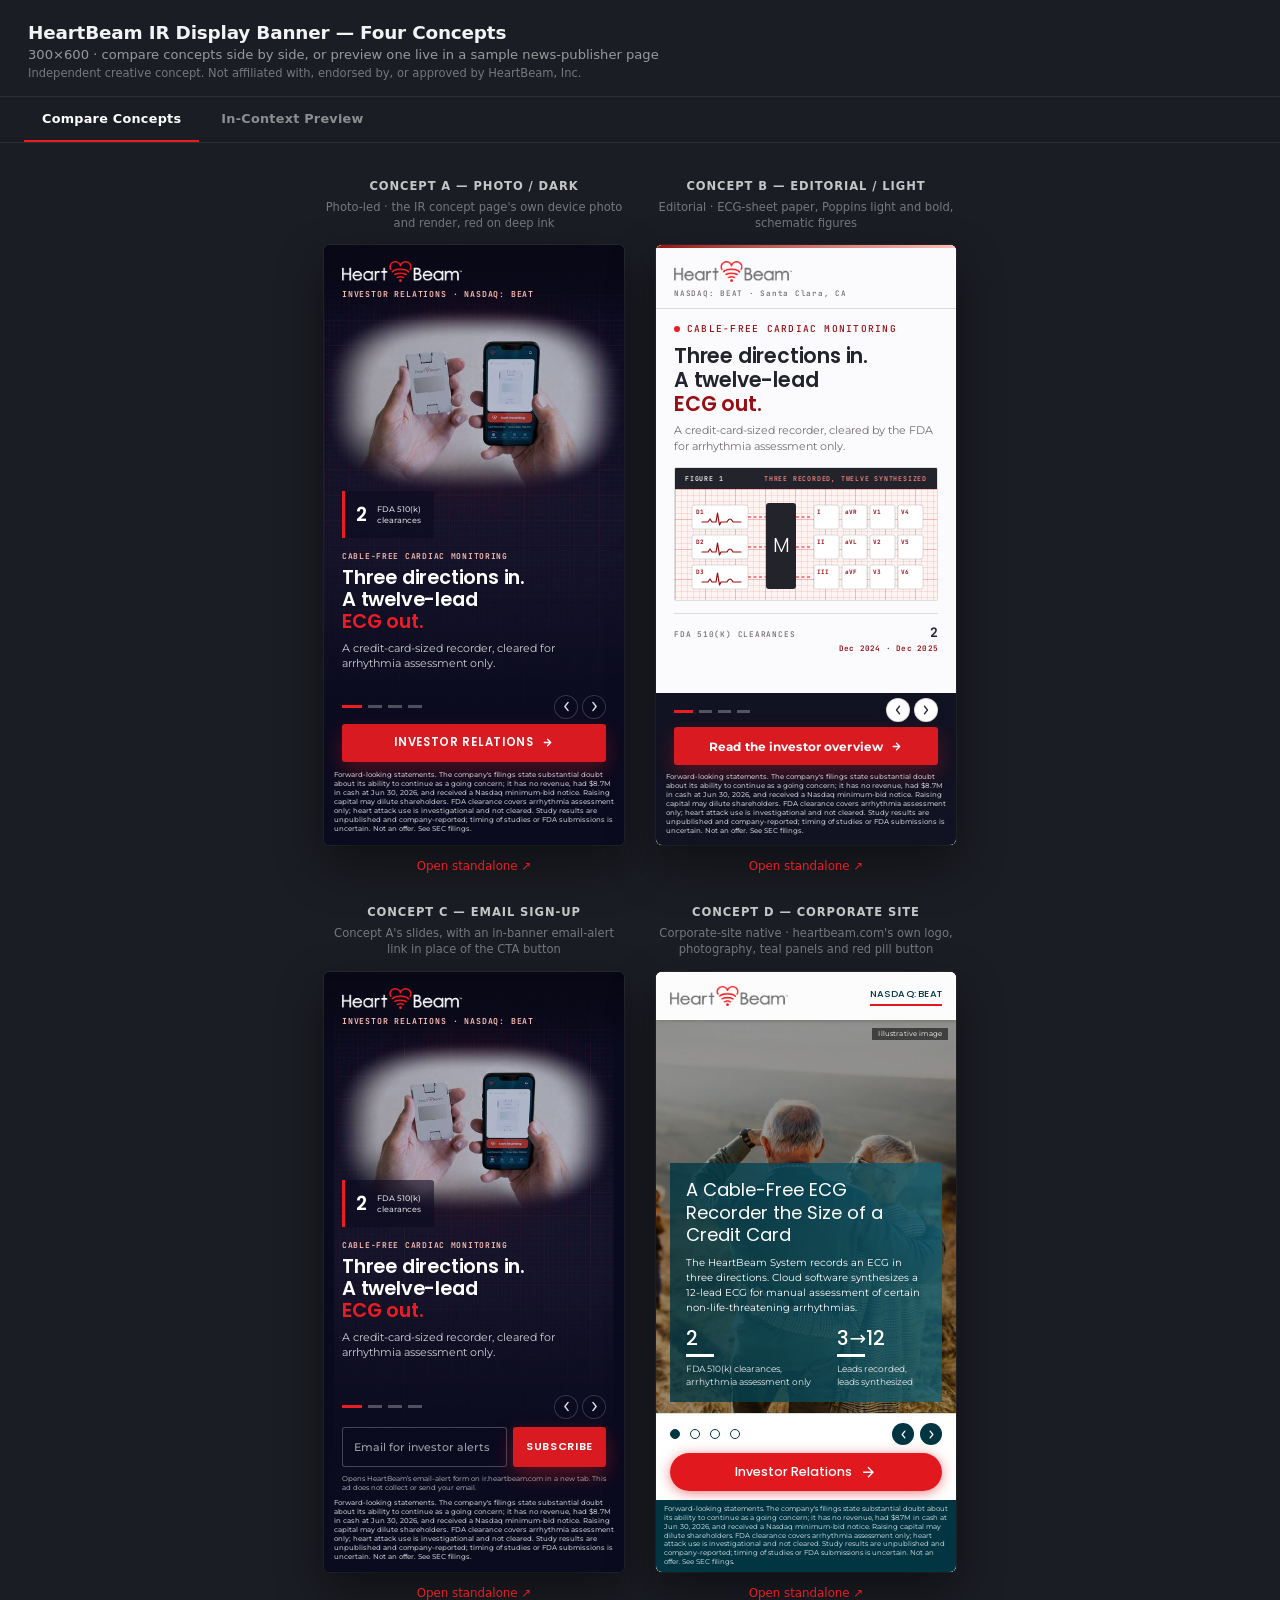
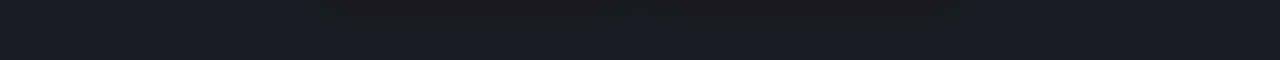
<file: index.html>
<!DOCTYPE html>
<html lang="en">
<head>
<meta name="robots" content="noindex,nofollow">
<meta charset="UTF-8">
<meta name="viewport" content="width=device-width,initial-scale=1">
<meta name="ir-banner-company" content="HeartBeam, Inc.">
<link rel="icon" href="data:,">
<title>HeartBeam IR Banner — Concept Comparison</title>
<style>
  :root { --ui-accent:#ec1c24; }
  * { margin:0; padding:0; box-sizing:border-box; }
  html, body {
    height:100%;
    background:#1b1d24;
    font-family:-apple-system, BlinkMacSystemFont, 'Segoe UI', system-ui, sans-serif;
    color:#f2f3f5;
  }
  header {
    padding:22px 28px 16px;
    border-bottom:1px solid rgba(255,255,255,0.08);
  }
  header h1 { font-size:1.15rem; font-weight:700; letter-spacing:-0.01em; }
  header p { margin-top:4px; font-size:0.82rem; color:rgba(255,255,255,0.55); }
  header p.pitch-note { font-size:0.72rem; color:rgba(255,255,255,0.4); }

  /* ---- tabs ---- */
  .tabs {
    display:flex;
    gap:4px;
    padding:0 24px;
    border-bottom:1px solid rgba(255,255,255,0.08);
  }
  .tab-btn {
    background:none;
    border:0;
    font-family:inherit;
    color:rgba(255,255,255,0.5);
    font-size:0.8rem;
    font-weight:700;
    letter-spacing:0.02em;
    padding:14px 18px;
    cursor:pointer;
    border-bottom:2px solid transparent;
    transition:color 0.15s ease;
  }
  .tab-btn:hover { color:rgba(255,255,255,0.8); }
  .tab-btn.active { color:#fff; border-bottom-color:var(--ui-accent); }
  .tab-panel { display:none; }
  .tab-panel.active { display:block; }

  main {
    display:flex;
    flex-wrap:wrap;
    gap:32px;
    justify-content:center;
    padding:36px 24px 60px;
  }
  /* four 300px frames need about 1344px of width; below that, wrap 2 + 2 rather than 3 + 1 */
  @media (max-width:1343px) { main { max-width:700px; margin:0 auto; } }
  .col { display:flex; flex-direction:column; align-items:center; gap:14px; }
  .col h2 {
    font-size:0.72rem;
    font-weight:700;
    letter-spacing:0.08em;
    text-transform:uppercase;
    color:rgba(255,255,255,0.75);
  }
  .col .tag {
    max-width:300px;
    min-height:2.8em;
    font-size:0.72rem;
    line-height:1.4;
    text-align:center;
    color:rgba(255,255,255,0.4);
    margin-top:-8px;
  }
  .frame-wrap {
    width:300px;
    height:600px;
    border-radius:6px;
    overflow:hidden;
    box-shadow:0 20px 48px rgba(0,0,0,0.45), 0 0 0 1px rgba(255,255,255,0.06);
    background:#000;
  }
  iframe { width:300px; height:600px; border:0; display:block; }
  .col a {
    font-size:0.74rem;
    color:var(--ui-accent);
    text-decoration:none;
  }
  .col a:hover { text-decoration:underline; }

  /* ---- in-context preview panel ---- */
  .preview-intro {
    text-align:center;
    padding:28px 24px 0;
  }
  .preview-intro p {
    font-size:0.82rem;
    color:rgba(255,255,255,0.55);
    max-width:560px;
    margin:0 auto;
  }
  .concept-switch {
    display:flex;
    flex-wrap:wrap;
    gap:10px;
    justify-content:center;
    padding:18px 24px 0;
  }
  .concept-btn {
    background:rgba(255,255,255,0.06);
    border:1px solid rgba(255,255,255,0.14);
    color:rgba(255,255,255,0.65);
    font-family:inherit;
    font-size:0.76rem;
    font-weight:700;
    letter-spacing:0.02em;
    padding:9px 16px;
    border-radius:20px;
    cursor:pointer;
    transition:all 0.15s ease;
  }
  .concept-btn:hover { border-color:rgba(255,255,255,0.3); }
  .concept-btn.active { background:var(--ui-accent); border-color:var(--ui-accent); color:#0c1015; }

  .preview-wrap {
    max-width:1180px;
    margin:24px auto 12px;
    padding:0 24px;
  }
  .preview-frame-outer {
    border-radius:6px;
    overflow:hidden;
    box-shadow:0 20px 48px rgba(0,0,0,0.45), 0 0 0 1px rgba(255,255,255,0.06);
  }
  #preview-iframe {
    width:100%;
    height:950px;
    border:0;
    display:block;
    background:#fff;
  }
  .preview-footer {
    text-align:center;
    padding:14px 24px 60px;
  }
  .preview-footer a {
    font-size:0.74rem;
    color:var(--ui-accent);
    text-decoration:none;
  }
  .preview-footer a:hover { text-decoration:underline; }
</style>
</head>
<body>

<header>
  <h1>HeartBeam IR Display Banner — Four Concepts</h1>
  <p>300×600 · compare concepts side by side, or preview one live in a sample news-publisher page</p>
  <p class="pitch-note">Independent creative concept. Not affiliated with, endorsed by, or approved by HeartBeam, Inc.</p>
</header>

<div class="tabs">
  <button type="button" class="tab-btn active" data-tab="compare">Compare Concepts</button>
  <button type="button" class="tab-btn" data-tab="preview">In-Context Preview</button>
</div>

<section class="tab-panel active" id="tab-compare">
  <main>
    <div class="col">
      <h2>Concept A — Photo / Dark</h2>
      <span class="tag">Photo-led · the IR concept page&#x27;s own device photo and render, red on deep ink</span>
      <div class="frame-wrap">
        <iframe src="concept-a-photo/index.html" title="HeartBeam banner — photo concept"></iframe>
      </div>
      <a href="concept-a-photo/index.html" target="_blank" rel="noopener">Open standalone ↗</a>
    </div>

    <div class="col">
      <h2>Concept B — Editorial / Light</h2>
      <span class="tag">Editorial · ECG-sheet paper, Poppins light and bold, schematic figures</span>
      <div class="frame-wrap">
        <iframe src="concept-b-editorial/index.html" title="HeartBeam banner — editorial concept"></iframe>
      </div>
      <a href="concept-b-editorial/index.html" target="_blank" rel="noopener">Open standalone ↗</a>
    </div>

    <div class="col">
      <h2>Concept C — Email Sign-up</h2>
      <span class="tag">Concept A&#x27;s slides, with an in-banner email-alert link in place of the CTA button</span>
      <div class="frame-wrap">
        <iframe src="concept-c-dashboard/index.html" title="HeartBeam banner — email sign-up concept"></iframe>
      </div>
      <a href="concept-c-dashboard/index.html" target="_blank" rel="noopener">Open standalone ↗</a>
    </div>

    <div class="col">
      <h2>Concept D — Corporate Site</h2>
      <span class="tag">Corporate-site native · heartbeam.com&#x27;s own logo, photography, teal panels and red pill button</span>
      <div class="frame-wrap">
        <iframe src="concept-d-corporate/index.html" title="HeartBeam banner — corporate-site concept"></iframe>
      </div>
      <a href="concept-d-corporate/index.html" target="_blank" rel="noopener">Open standalone ↗</a>
    </div>
  </main>
</section>

<section class="tab-panel" id="tab-preview">
  <div class="preview-intro">
    <p>A sample news-publisher article page with the banner dropped into the right-rail ad slot — the way it would actually sit alongside real editorial content. Switch concepts below.</p>
  </div>

  <div class="concept-switch">
    <button type="button" class="concept-btn active" data-concept="a">Concept A — Photo</button>
    <button type="button" class="concept-btn" data-concept="b">Concept B — Editorial</button>
    <button type="button" class="concept-btn" data-concept="c">Concept C — Email Sign-up</button>
    <button type="button" class="concept-btn" data-concept="d">Concept D — Corporate Site</button>
  </div>

  <div class="preview-wrap">
    <div class="preview-frame-outer">
      <iframe id="preview-iframe" src="context-preview/news.html?concept=a" title="HeartBeam banner — in-context publisher preview"></iframe>
    </div>
  </div>

  <div class="preview-footer">
    <a id="preview-open-link" href="context-preview/news.html?concept=a" target="_blank" rel="noopener">Open standalone ↗</a>
  </div>
</section>

<script>
  document.querySelectorAll('.tab-btn').forEach(function (btn) {
    btn.addEventListener('click', function () {
      document.querySelectorAll('.tab-btn').forEach(function (b) { b.classList.remove('active') })
      document.querySelectorAll('.tab-panel').forEach(function (p) { p.classList.remove('active') })
      btn.classList.add('active')
      document.getElementById('tab-' + btn.dataset.tab).classList.add('active')
    })
  })

  document.querySelectorAll('.concept-btn').forEach(function (btn) {
    btn.addEventListener('click', function () {
      document.querySelectorAll('.concept-btn').forEach(function (b) { b.classList.remove('active') })
      btn.classList.add('active')
      var url = 'context-preview/news.html?concept=' + btn.dataset.concept
      document.getElementById('preview-iframe').src = url
      document.getElementById('preview-open-link').href = url
    })
  })
</script>

</body>
</html>
</file>
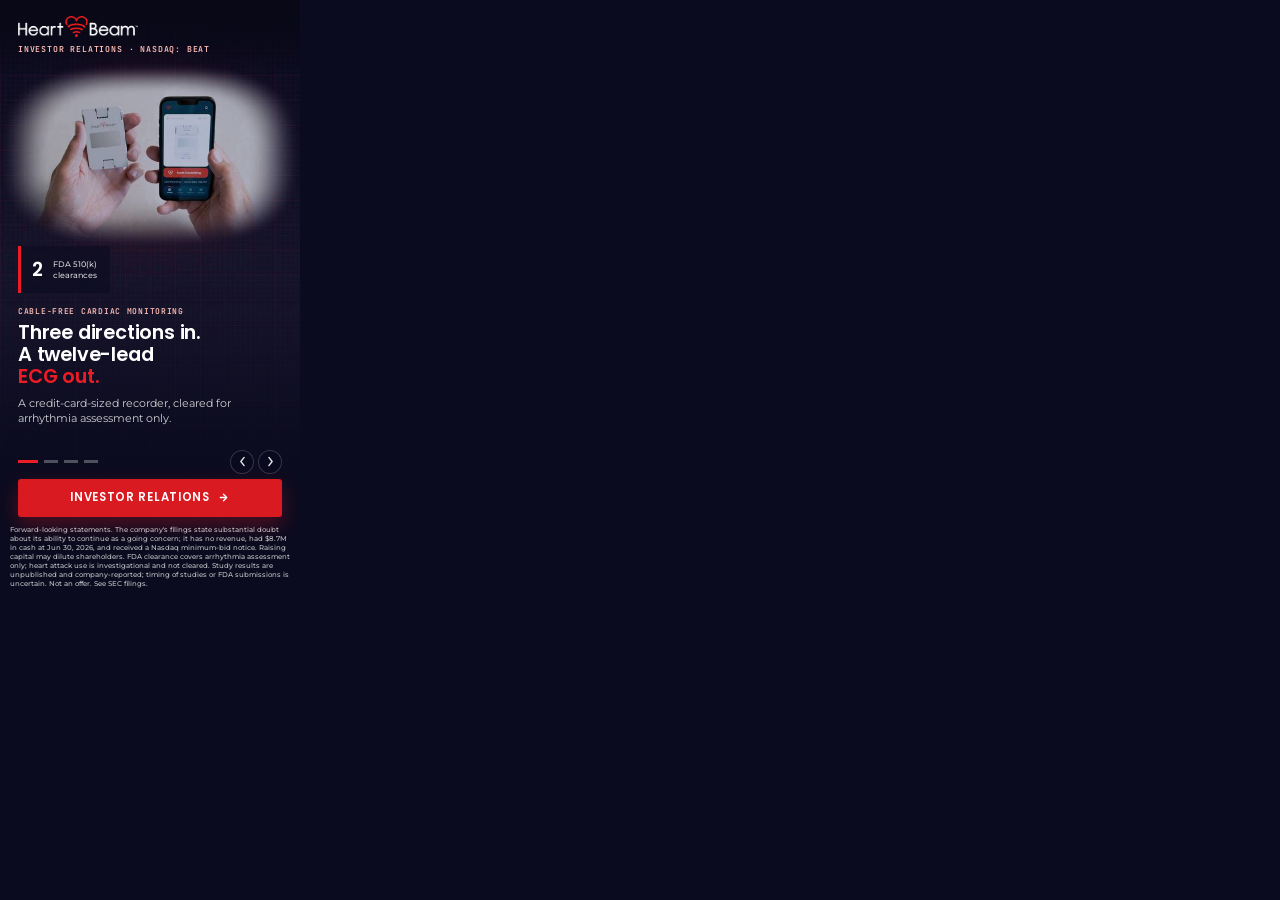
<file: concept-a-photo/index.html>
<!DOCTYPE html>
<html lang="en">
<head>
<meta name="robots" content="noindex,nofollow">
<meta charset="UTF-8">
<meta name="ad.size" content="width=300,height=600">
<meta http-equiv="X-UA-Compatible" content="IE=Edge">
<meta name="viewport" content="width=300,initial-scale=1">
<link rel="icon" href="data:,">
<title>HeartBeam, Inc. — Investor Relations</title>
<link rel="preconnect" href="https://fonts.googleapis.com">
<link rel="preconnect" href="https://fonts.gstatic.com" crossorigin>
<link href="https://fonts.googleapis.com/css2?family=Poppins:wght@400;500;600;700&family=Montserrat:wght@400;500;600;700&family=JetBrains+Mono:wght@500;600&display=swap" rel="stylesheet">
<link rel="stylesheet" href="style.css">
</head>
<body>

<!--
  HeartBeam, Inc. — IR display banner, 300x600 — Concept A: Photo / Dark.
  Promotes: https://gracinting.github.io/heartbeam-ir-concept/
  Built from the IR concept page: its own device photo and render (slides 1-3, the company's, from
  heartbeam.com), the page's deep ink and signal red, its ECG-sheet grid (an original drawing, slide 4),
  Poppins / Montserrat / JetBrains Mono. No stat row: one chip stat per slide, and the disclosure names the
  risks. Concept C is generated from this file (scripts/build_concept_c.py): re-run it after every edit here.
  Every claim comes from .tmp/facts.md.
-->

<div id="banner" aria-label="HeartBeam, Inc. investor relations advertisement">

  <div id="slides">
    <!-- Slide 1 — Overview -->
    <section class="slide" data-index="0">
      <img class="slide-bg" src="assets/slide-1.jpg" alt="The HeartBeam recorder held in one hand beside a phone showing the HeartBeam app (the company's photograph)">
      <div class="slide-scrim-top"></div>
      <div class="slide-scrim-bottom"></div>
      <div class="slide-copy">
        <div class="mid-chip">
          <span class="chip-num">2</span>
          <span class="chip-label">FDA 510(k)<br>clearances</span>
        </div>
        <div class="copy-bottom">
          <div class="kicker">Cable-free cardiac monitoring</div>
          <h1>Three directions in.<br>A twelve-lead<br><em>ECG&nbsp;out.</em></h1>
          <p>A credit-card-sized recorder, cleared for arrhythmia assessment only.</p>
        </div>
      </div>
    </section>

    <!-- Slide 2 — How it works -->
    <section class="slide" data-index="1">
      <img class="slide-bg" src="assets/slide-2.jpg" alt="The HeartBeam recorder, a white card-sized device with two grey electrode tabs (the company's render)">
      <div class="slide-scrim-top"></div>
      <div class="slide-scrim-bottom"></div>
      <div class="slide-copy">
        <div class="mid-chip">
          <span class="chip-num">3<em>&rarr;</em>12</span>
          <span class="chip-label">Leads recorded,<br>leads synthesized</span>
        </div>
        <div class="copy-bottom">
          <div class="kicker">How it works &middot; per the company</div>
          <h1>Record. Synthesize.<br><em>Review.</em></h1>
          <p>Press to the chest. The cloud synthesizes a <span class='nw'>12-lead</span> ECG &ldquo;similar, but not identical&rdquo; to a standard diagnostic one, and a physician reviews it.</p>
        </div>
      </div>
    </section>

    <!-- Slide 3 — Heart-attack studies -->
    <section class="slide" data-index="2">
      <img class="slide-bg" src="assets/slide-3.jpg" alt="The HeartBeam app on a phone with a Start Recording button (the company's photograph)">
      <div class="slide-scrim-top"></div>
      <div class="slide-scrim-bottom"></div>
      <div class="slide-copy">
        <div class="mid-chip">
          <span class="chip-num">486</span>
          <span class="chip-label">HEADSTART-ACS<br>patients enrolled</span>
        </div>
        <div class="copy-bottom">
          <div class="kicker">Investigational &middot; not FDA-cleared</div>
          <h1>Heart-attack studies<br><em>enrollment&nbsp;complete.</em></h1>
          <p>The company expects ALIGN-ACS results at TCT (Oct&nbsp;31&ndash;Nov&nbsp;3) and HEADSTART-ACS results in 2027. Breakthrough designation (Oct&nbsp;5) is not a clearance.</p>
        </div>
      </div>
    </section>

    <!-- Slide 4 — Financials -->
    <section class="slide" data-index="3">
      <img class="slide-bg" src="assets/slide-4.jpg" alt="Schematic ECG trace on an ECG-sheet grid (original drawing, not a patient recording)">
      <div class="slide-scrim-top"></div>
      <div class="slide-scrim-bottom"></div>
      <div class="slide-copy">
        <div class="mid-chip">
          <span class="chip-num">$8.7<em>M</em></span>
          <span class="chip-label">Cash at<br>Jun&nbsp;30,&nbsp;2026</span>
        </div>
        <div class="copy-bottom">
          <div class="kicker">Financials &middot; no revenue</div>
          <h1>No revenue.<br>The company flags<br><em>going-concern&nbsp;doubt.</em></h1>
          <p>Net loss was $9.7M in the first half of 2026. The company&rsquo;s 10-Q says existing liquidity is insufficient for the next twelve months.</p>
        </div>
      </div>
    </section>

  </div>

  <!-- Persistent chrome — sits above the rotating slides -->
  <header id="top-bar" class="reveal" data-delay="0">
    <div id="logo"><img src="assets/logo.png" alt="HeartBeam" width="120" height="21"></div>
    <div id="eyebrow">INVESTOR&nbsp;RELATIONS&nbsp;·&nbsp;NASDAQ:&nbsp;BEAT</div>
  </header>


  <div id="bottom-fixed" class="reveal" data-delay="4">
    <div id="dots" role="tablist" aria-label="Slide selector">
      <button class="dot active" data-index="0" aria-label="Slide 1: Overview"></button>
      <button class="dot" data-index="1" aria-label="Slide 2: How it works"></button>
      <button class="dot" data-index="2" aria-label="Slide 3: Heart-attack studies"></button>
      <button class="dot" data-index="3" aria-label="Slide 4: Financials"></button>
    </div>
    <button type="button" class="nav-arrow" id="arrow-prev" aria-label="Previous slide">
      <svg viewBox="0 0 16 16"><path d="M10 3 6 8l4 5" stroke="currentColor" stroke-width="1.7" fill="none" stroke-linecap="round" stroke-linejoin="round"/></svg>
    </button>
    <button type="button" class="nav-arrow" id="arrow-next" aria-label="Next slide">
      <svg viewBox="0 0 16 16"><path d="M6 3l4 5-4 5" stroke="currentColor" stroke-width="1.7" fill="none" stroke-linecap="round" stroke-linejoin="round"/></svg>
    </button>


    <a href="#" id="cta">
      <span>Investor Relations</span>
      <svg viewBox="0 0 16 16" id="cta-arrow" aria-hidden="true"><path d="M4 8h8M8 4l4 4-4 4" stroke="currentColor" stroke-width="1.6" fill="none" stroke-linecap="round" stroke-linejoin="round"/></svg>
    </a>
    <p id="disclosure">Forward-looking statements. The company's filings state substantial doubt about its ability to continue as a going concern; it has no revenue, had $8.7M in cash at Jun 30, 2026, and received a Nasdaq minimum-bid notice. Raising capital may dilute shareholders. FDA clearance covers arrhythmia assessment only; heart attack use is investigational and not cleared. Study results are unpublished and company-reported; timing of studies or FDA submissions is uncertain. Not an offer. See SEC filings.</p>
  </div>

  <!-- Standard HTML5-ad click-tag plumbing -->
  <div id="click-tag-wrapper"></div>
</div>

<script src="script.js"></script>
</body>
</html>
</file>
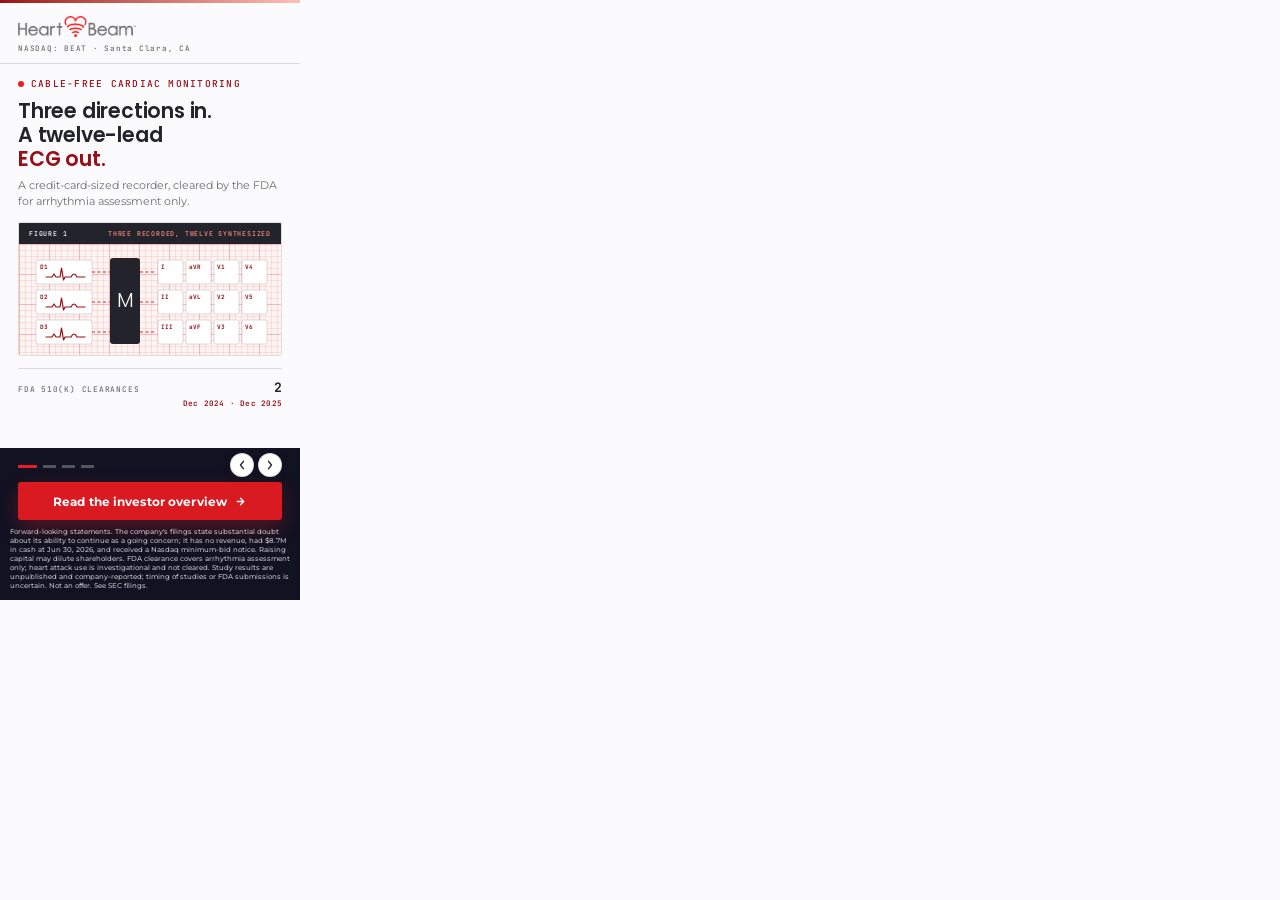
<file: concept-b-editorial/index.html>
<!DOCTYPE html>
<html lang="en">
<head>
<meta name="robots" content="noindex,nofollow">
<meta charset="UTF-8">
<meta name="ad.size" content="width=300,height=600">
<meta http-equiv="X-UA-Compatible" content="IE=Edge">
<meta name="viewport" content="width=300,initial-scale=1">
<link rel="icon" href="data:,">
<title>HeartBeam, Inc. — Investor Overview</title>
<link rel="preconnect" href="https://fonts.googleapis.com">
<link rel="preconnect" href="https://fonts.gstatic.com" crossorigin>
<link href="https://fonts.googleapis.com/css2?family=Poppins:wght@300;400;500;600;700&family=Montserrat:wght@400;500;600;700&family=JetBrains+Mono:wght@400;500;700&display=swap" rel="stylesheet">
<link rel="stylesheet" href="style.css">
</head>
<body>

<!--
  HeartBeam, Inc. — IR display banner, 300x600 — Concept B: Editorial / Light.
  Promotes: https://gracinting.github.io/heartbeam-ir-concept/
  The IR concept page's light stocks: ink-tinted paper, the pale red ECG-sheet grid on the figure plates,
  Poppins headlines, Montserrat body, JetBrains Mono labels. One inline-SVG figure per slide, one line weight
  (drawn for this ad; the waveforms are schematic). Figure 4 values are US$ millions as filed (.tmp/audit_numbers.py).
-->

<div id="banner" aria-label="HeartBeam, Inc. investor relations advertisement">

  <div id="top-rule"></div>

  <header id="top-bar" class="reveal" data-delay="0">
    <div id="logo"><img src="assets/logo.png" alt="HeartBeam" width="118" height="21"></div>
    <div id="masthead">NASDAQ:&nbsp;BEAT&nbsp;&middot;&nbsp;Santa&nbsp;Clara,&nbsp;CA</div>
  </header>

  <div id="slides">
    <!-- Slide 1 — Cover -->
    <section class="slide" data-index="0">
      <div class="slide-copy">
        <p class="eyebrow">Cable-free cardiac monitoring</p>
        <h1>Three directions in.<br>A twelve-lead<br><em>ECG&nbsp;out.</em></h1>
        <p class="lead">A credit-card-sized recorder, cleared by the FDA for arrhythmia assessment only.</p>

        <figure class="fig-card">
          <div class="fig-bar"><span>Figure 1</span><span>Three recorded, twelve synthesized</span></div>
          <div class="fig-body">
            <svg viewBox="0 0 240 98" role="img" aria-label="Three recorded leads pass through a personalized matrix and become a twelve-lead layout (schematic)">
              <rect class="fig-box" x="6" y="8" width="56" height="24" rx="2"/><text class="fig-tag" x="10" y="16.5">D1</text><path class="fig-trace" d="M16 25 h6 l2 -3 l2 3 h4 l1.5 -9 l2 12 l1.5 -3 h6 q3 -6 6 0 h8"/><path class="fig-flow" d="M62 20 H80"/><rect class="fig-box" x="6" y="38" width="56" height="24" rx="2"/><text class="fig-tag" x="10" y="46.5">D2</text><path class="fig-trace" d="M16 55 h6 l2 -3 l2 3 h4 l1.5 -9 l2 12 l1.5 -3 h6 q3 -6 6 0 h8"/><path class="fig-flow" d="M62 50 H80"/><rect class="fig-box" x="6" y="68" width="56" height="24" rx="2"/><text class="fig-tag" x="10" y="76.5">D3</text><path class="fig-trace" d="M16 85 h6 l2 -3 l2 3 h4 l1.5 -9 l2 12 l1.5 -3 h6 q3 -6 6 0 h8"/><path class="fig-flow" d="M62 80 H80"/>
              <rect class="fig-matrix" x="80" y="6" width="30" height="86" rx="3"/>
              <text class="fig-m" x="95" y="55" text-anchor="middle">M</text>
              <path class="fig-flow" d="M110 20 H124 M110 50 H124 M110 80 H124"/>
              <rect class="fig-box" x="128" y="8" width="25" height="24" rx="2"/><text class="fig-tag" x="131" y="16.5">I</text><rect class="fig-box" x="156" y="8" width="25" height="24" rx="2"/><text class="fig-tag" x="159" y="16.5">aVR</text><rect class="fig-box" x="184" y="8" width="25" height="24" rx="2"/><text class="fig-tag" x="187" y="16.5">V1</text><rect class="fig-box" x="212" y="8" width="25" height="24" rx="2"/><text class="fig-tag" x="215" y="16.5">V4</text><rect class="fig-box" x="128" y="38" width="25" height="24" rx="2"/><text class="fig-tag" x="131" y="46.5">II</text><rect class="fig-box" x="156" y="38" width="25" height="24" rx="2"/><text class="fig-tag" x="159" y="46.5">aVL</text><rect class="fig-box" x="184" y="38" width="25" height="24" rx="2"/><text class="fig-tag" x="187" y="46.5">V2</text><rect class="fig-box" x="212" y="38" width="25" height="24" rx="2"/><text class="fig-tag" x="215" y="46.5">V5</text><rect class="fig-box" x="128" y="68" width="25" height="24" rx="2"/><text class="fig-tag" x="131" y="76.5">III</text><rect class="fig-box" x="156" y="68" width="25" height="24" rx="2"/><text class="fig-tag" x="159" y="76.5">aVF</text><rect class="fig-box" x="184" y="68" width="25" height="24" rx="2"/><text class="fig-tag" x="187" y="76.5">V3</text><rect class="fig-box" x="212" y="68" width="25" height="24" rx="2"/><text class="fig-tag" x="215" y="76.5">V6</text>
            </svg>
          </div>
        </figure>

        <div class="kf">
          <dt>FDA 510(k) clearances</dt>
          <dd>2 <em>Dec 2024 &middot; Dec 2025</em></dd>
        </div>
      </div>
    </section>

    <!-- Slide 2 — How it works -->
    <section class="slide" data-index="1">
      <div class="slide-copy">
        <p class="eyebrow">Fig. 02 &middot; How it works</p>
        <h1>Record. Synthesize.<br><em>Review.</em></h1>
        <p class="lead">The synthesized 12-lead is &ldquo;similar, but not identical&rdquo; to a standard diagnostic 12-lead ECG.</p>

        <figure class="fig-card">
          <div class="fig-bar"><span>Figure 2</span><span>Four steps, as the company describes them</span></div>
          <div class="fig-body">
            <svg viewBox="0 0 240 98" role="img" aria-label="Four steps: the app guides, the patient records, the cloud synthesizes, a physician reviews">
              <g class="fig-step"><rect x="0" y="22" width="54" height="42" rx="3"/><text class="n" x="27" y="38" text-anchor="middle">01</text><text x="27" y="54" text-anchor="middle">GUIDE</text></g><path class="fig-arrow" d="M55 43 H61 M58.5 40 L61 43 L58.5 46"/><g class="fig-step"><rect x="62" y="22" width="54" height="42" rx="3"/><text class="n" x="89" y="38" text-anchor="middle">02</text><text x="89" y="54" text-anchor="middle">RECORD</text></g><path class="fig-arrow" d="M117 43 H123 M120.5 40 L123 43 L120.5 46"/><g class="fig-step accent"><rect x="124" y="22" width="54" height="42" rx="3"/><text class="n" x="151" y="38" text-anchor="middle">03</text><text x="151" y="54" text-anchor="middle">SYNTHESIZE</text></g><path class="fig-arrow" d="M179 43 H185 M182.5 40 L185 43 L182.5 46"/><g class="fig-step"><rect x="186" y="22" width="54" height="42" rx="3"/><text class="n" x="213" y="38" text-anchor="middle">04</text><text x="213" y="54" text-anchor="middle">REVIEW</text></g>
              <text class="fig-cap" x="0" y="84">APP &#183; RECORDER &#183; CLOUD &#183; PHYSICIAN</text>
            </svg>
          </div>
        </figure>

        <div class="kf">
          <dt>Leads recorded</dt>
          <dd>3 <em>From 5 electrodes</em></dd>
        </div>
      </div>
    </section>

    <!-- Slide 3 — Heart-attack studies -->
    <section class="slide" data-index="2">
      <div class="slide-copy">
        <p class="eyebrow">Fig. 03 &middot; Cleared and not</p>
        <h1>Heart-attack<br>studies enrolled.<br><em>Not&nbsp;cleared.</em></h1>
        <p class="lead">Heart-attack use is investigational. The Oct 5 Breakthrough designation is not a clearance.</p>

        <figure class="fig-card">
          <div class="fig-bar"><span>Figure 3</span><span>What the FDA has cleared</span></div>
          <div class="fig-body">
            <svg viewBox="0 0 240 98" role="img" aria-label="Timeline: recorder cleared Dec 2024, synthesis software cleared Dec 2025, Breakthrough designation Oct 5 2026, which is not a clearance; heart attack use is not cleared">
              <path class="fig-line-ok" d="M34 46 H96"/>
              <path class="fig-line-no" d="M96 46 H228"/>
              <circle class="fig-pt" cx="34" cy="46" r="4.5"/>
              <circle class="fig-pt" cx="96" cy="46" r="4.5"/>
              <circle class="fig-ring" cx="170" cy="46" r="5"/>
              <text class="fig-date" x="34" y="30" text-anchor="middle">DEC 2024</text>
              <text class="fig-date" x="96" y="30" text-anchor="middle">DEC 2025</text>
              <text class="fig-date" x="170" y="30" text-anchor="middle">OCT 5, 2026</text>
              <text class="fig-cap" x="34" y="64" text-anchor="middle">RECORDER</text>
              <text class="fig-cap" x="96" y="64" text-anchor="middle">12-LEAD SW</text>
              <text class="fig-cap" x="170" y="64" text-anchor="middle">BREAKTHROUGH</text>
              <text class="fig-cap" x="170" y="72" text-anchor="middle">DESIGNATION</text>
              <path class="fig-line-ok" d="M6 90 H20"/>
              <text class="fig-cap strong" x="24" y="92.5">CLEARED: ARRHYTHMIA</text>
              <path class="fig-line-no" d="M126 90 H140"/>
              <text class="fig-cap" x="144" y="92.5">NOT CLEARED: HEART ATTACK</text>
            </svg>
          </div>
        </figure>

        <div class="kf">
          <dt>HEADSTART-ACS enrolled</dt>
          <dd>486 <em>Oct 21 &middot; no results yet</em></dd>
        </div>
      </div>
    </section>

    <!-- Slide 4 — Financials -->
    <section class="slide" data-index="3">
      <div class="slide-copy">
        <p class="eyebrow">Fig. 04 &middot; Net loss and cash</p>
        <h1>No revenue.<br><em>Going-concern doubt.</em></h1>
        <p class="lead">The company&rsquo;s 10-Q says existing liquidity is insufficient for the next twelve months.</p>

        <figure class="fig-card">
          <div class="fig-bar"><span>Figure 4</span><span>US$ millions, as filed</span></div>
          <div class="fig-body">
            <svg viewBox="0 0 240 98" role="img" aria-label="Bars of net loss and period-end cash in US$ millions for FY2024, FY2025 and the six months to Jun 30 2026">
              <line class="fig-base" x1="14" y1="83" x2="226" y2="83"/><rect class="fig-bar-loss" x="25" y="35.5" width="23" height="47.5"/><text class="fig-bar-label strong" x="36.5" y="32.5" text-anchor="middle">19.4</text><rect class="fig-bar-cash" x="52" y="77.1" width="23" height="5.9"/><text class="fig-bar-label" x="63.5" y="74.1" text-anchor="middle">2.4</text><text class="fig-bar-year" x="50" y="93" text-anchor="middle">FY2024</text><rect class="fig-bar-loss" x="95" y="31.5" width="23" height="51.5"/><text class="fig-bar-label strong" x="106.5" y="28.5" text-anchor="middle">21.0</text><rect class="fig-bar-cash" x="122" y="72.2" width="23" height="10.8"/><text class="fig-bar-label" x="133.5" y="69.2" text-anchor="middle">4.4</text><text class="fig-bar-year" x="120" y="93" text-anchor="middle">FY2025</text><rect class="fig-bar-loss" x="165" y="59.2" width="23" height="23.8"/><text class="fig-bar-label strong" x="176.5" y="56.2" text-anchor="middle">9.7</text><rect class="fig-bar-cash" x="192" y="61.7" width="23" height="21.3"/><text class="fig-bar-label" x="203.5" y="58.7" text-anchor="middle">8.7</text><text class="fig-bar-year" x="190" y="93" text-anchor="middle">H1 2026</text><rect class="fig-bar-loss" x="14" y="6" width="7" height="7"/><text class="fig-cap" x="24" y="12.5">NET LOSS</text><rect class="fig-bar-cash" x="76" y="6" width="7" height="7"/><text class="fig-cap" x="86" y="12.5">CASH AT PERIOD END</text>
            </svg>
          </div>
        </figure>

        <div class="kf">
          <dt>Cash at Jun 30, 2026</dt>
          <dd>$8.7M <em>H1 net loss $9.7M</em></dd>
        </div>
      </div>
    </section>

  </div>

  <button type="button" class="nav-arrow" id="arrow-prev" aria-label="Previous slide">
    <svg viewBox="0 0 16 16"><path d="M10 3 6 8l4 5" stroke="currentColor" stroke-width="1.7" fill="none" stroke-linecap="round" stroke-linejoin="round"/></svg>
  </button>
  <button type="button" class="nav-arrow" id="arrow-next" aria-label="Next slide">
    <svg viewBox="0 0 16 16"><path d="M6 3l4 5-4 5" stroke="currentColor" stroke-width="1.7" fill="none" stroke-linecap="round" stroke-linejoin="round"/></svg>
  </button>

  <div id="dots" class="reveal" role="tablist" aria-label="Slide selector">
    <button class="dot active" data-index="0" aria-label="Slide 1: Cover"></button>
    <button class="dot" data-index="1" aria-label="Slide 2: How it works"></button>
    <button class="dot" data-index="2" aria-label="Slide 3: Heart-attack studies"></button>
    <button class="dot" data-index="3" aria-label="Slide 4: Financials"></button>
  </div>

  <div id="bottom-fixed" class="reveal" data-delay="1">
    <a href="#" id="cta">
      <span>Read the investor overview</span>
      <svg viewBox="0 0 16 16" id="cta-arrow" aria-hidden="true"><path d="M4 8h8M8 4l4 4-4 4" stroke="currentColor" stroke-width="1.6" fill="none" stroke-linecap="round" stroke-linejoin="round"/></svg>
    </a>
    <div id="fls">Forward-looking statements. The company's filings state substantial doubt about its ability to continue as a going concern; it has no revenue, had $8.7M in cash at Jun 30, 2026, and received a Nasdaq minimum-bid notice. Raising capital may dilute shareholders. FDA clearance covers arrhythmia assessment only; heart attack use is investigational and not cleared. Study results are unpublished and company-reported; timing of studies or FDA submissions is uncertain. Not an offer. See SEC filings.</div>
  </div>

  <!-- Standard HTML5-ad click-tag plumbing -->
  <div id="click-tag-wrapper"></div>
</div>

<script src="script.js"></script>
</body>
</html>
</file>
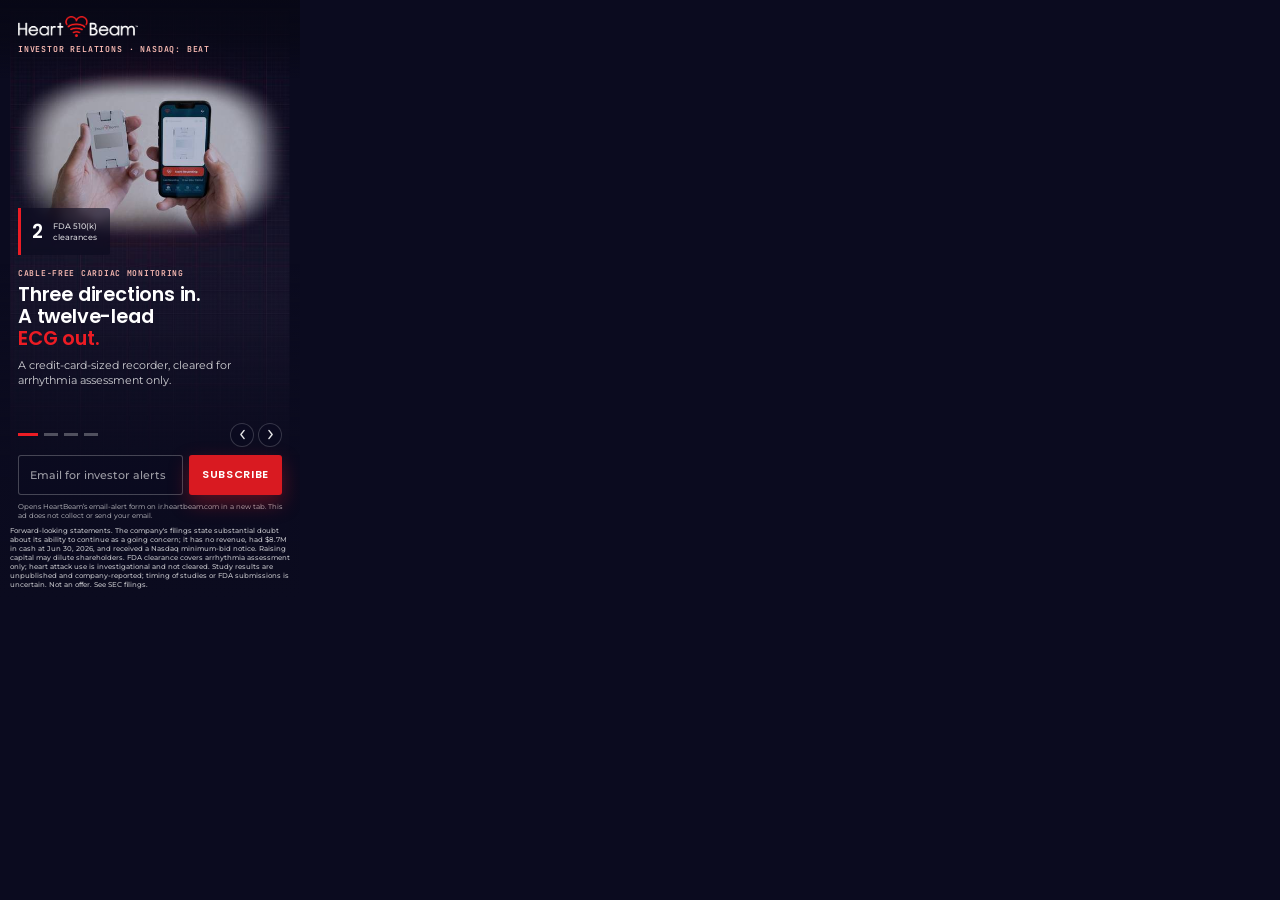
<file: concept-c-dashboard/index.html>
<!DOCTYPE html>
<html lang="en">
<head>
<meta name="robots" content="noindex,nofollow">
<meta charset="UTF-8">
<meta name="ad.size" content="width=300,height=600">
<meta http-equiv="X-UA-Compatible" content="IE=Edge">
<meta name="viewport" content="width=300,initial-scale=1">
<link rel="icon" href="data:,">
<title>HeartBeam, Inc. — Investor Alerts</title>
<link rel="preconnect" href="https://fonts.googleapis.com">
<link rel="preconnect" href="https://fonts.gstatic.com" crossorigin>
<link href="https://fonts.googleapis.com/css2?family=Poppins:wght@400;500;600;700&family=Montserrat:wght@400;500;600;700&family=JetBrains+Mono:wght@500;600&display=swap" rel="stylesheet">
<link rel="stylesheet" href="style.css">
</head>
<body>
<!-- GENERATED by build_concept_c.py from ../concept-a-photo/ (a-fingerprint: dadc7845dccf).
     Don't edit this file: edit Concept A and re-run the script. -->


<!--
  HeartBeam, Inc. — IR display banner, 300x600 — Concept C (Concept A + email sign-up): Photo / Dark.
  Promotes: https://gracinting.github.io/heartbeam-ir-concept/
  Built from the IR concept page: its own device photo and render (slides 1-3, the company's, from
  heartbeam.com), the page's deep ink and signal red, its ECG-sheet grid (an original drawing, slide 4),
  Poppins / Montserrat / JetBrains Mono. No stat row: one chip stat per slide, and the disclosure names the
  risks. Concept C is generated from this file (scripts/build_concept_c.py): re-run it after every edit here.
  Every claim comes from .tmp/facts.md.
-->

<div id="banner" aria-label="HeartBeam, Inc. investor relations advertisement with investor email alerts sign-up">

  <div id="slides">
    <!-- Slide 1 — Overview -->
    <section class="slide" data-index="0">
      <img class="slide-bg" src="assets/slide-1.jpg" alt="The HeartBeam recorder held in one hand beside a phone showing the HeartBeam app (the company's photograph)">
      <div class="slide-scrim-top"></div>
      <div class="slide-scrim-bottom"></div>
      <div class="slide-copy">
        <div class="mid-chip">
          <span class="chip-num">2</span>
          <span class="chip-label">FDA 510(k)<br>clearances</span>
        </div>
        <div class="copy-bottom">
          <div class="kicker">Cable-free cardiac monitoring</div>
          <h1>Three directions in.<br>A twelve-lead<br><em>ECG&nbsp;out.</em></h1>
          <p>A credit-card-sized recorder, cleared for arrhythmia assessment only.</p>
        </div>
      </div>
    </section>

    <!-- Slide 2 — How it works -->
    <section class="slide" data-index="1">
      <img class="slide-bg" src="assets/slide-2.jpg" alt="The HeartBeam recorder, a white card-sized device with two grey electrode tabs (the company's render)">
      <div class="slide-scrim-top"></div>
      <div class="slide-scrim-bottom"></div>
      <div class="slide-copy">
        <div class="mid-chip">
          <span class="chip-num">3<em>&rarr;</em>12</span>
          <span class="chip-label">Leads recorded,<br>leads synthesized</span>
        </div>
        <div class="copy-bottom">
          <div class="kicker">How it works &middot; per the company</div>
          <h1>Record. Synthesize.<br><em>Review.</em></h1>
          <p>Press to the chest. The cloud synthesizes a <span class='nw'>12-lead</span> ECG &ldquo;similar, but not identical&rdquo; to a standard diagnostic one, and a physician reviews it.</p>
        </div>
      </div>
    </section>

    <!-- Slide 3 — Heart-attack studies -->
    <section class="slide" data-index="2">
      <img class="slide-bg" src="assets/slide-3.jpg" alt="The HeartBeam app on a phone with a Start Recording button (the company's photograph)">
      <div class="slide-scrim-top"></div>
      <div class="slide-scrim-bottom"></div>
      <div class="slide-copy">
        <div class="mid-chip">
          <span class="chip-num">486</span>
          <span class="chip-label">HEADSTART-ACS<br>patients enrolled</span>
        </div>
        <div class="copy-bottom">
          <div class="kicker">Investigational &middot; not FDA-cleared</div>
          <h1>Heart-attack studies<br><em>enrollment&nbsp;complete.</em></h1>
          <p>The company expects ALIGN-ACS results at TCT (Oct&nbsp;31&ndash;Nov&nbsp;3) and HEADSTART-ACS results in 2027. Breakthrough designation (Oct&nbsp;5) is not a clearance.</p>
        </div>
      </div>
    </section>

    <!-- Slide 4 — Financials -->
    <section class="slide" data-index="3">
      <img class="slide-bg" src="assets/slide-4.jpg" alt="Schematic ECG trace on an ECG-sheet grid (original drawing, not a patient recording)">
      <div class="slide-scrim-top"></div>
      <div class="slide-scrim-bottom"></div>
      <div class="slide-copy">
        <div class="mid-chip">
          <span class="chip-num">$8.7<em>M</em></span>
          <span class="chip-label">Cash at<br>Jun&nbsp;30,&nbsp;2026</span>
        </div>
        <div class="copy-bottom">
          <div class="kicker">Financials &middot; no revenue</div>
          <h1>No revenue.<br>The company flags<br><em>going-concern&nbsp;doubt.</em></h1>
          <p>Net loss was $9.7M in the first half of 2026. The company&rsquo;s 10-Q says existing liquidity is insufficient for the next twelve months.</p>
        </div>
      </div>
    </section>

  </div>

  <!-- Persistent chrome — sits above the rotating slides -->
  <header id="top-bar" class="reveal" data-delay="0">
    <div id="logo"><img src="assets/logo.png" alt="HeartBeam" width="120" height="21"></div>
    <div id="eyebrow">INVESTOR&nbsp;RELATIONS&nbsp;·&nbsp;NASDAQ:&nbsp;BEAT</div>
  </header>


  <div id="bottom-fixed" class="reveal" data-delay="4">
    <div id="dots" role="tablist" aria-label="Slide selector">
      <button class="dot active" data-index="0" aria-label="Slide 1: Overview"></button>
      <button class="dot" data-index="1" aria-label="Slide 2: How it works"></button>
      <button class="dot" data-index="2" aria-label="Slide 3: Heart-attack studies"></button>
      <button class="dot" data-index="3" aria-label="Slide 4: Financials"></button>
    </div>
    <button type="button" class="nav-arrow" id="arrow-prev" aria-label="Previous slide">
      <svg viewBox="0 0 16 16"><path d="M10 3 6 8l4 5" stroke="currentColor" stroke-width="1.7" fill="none" stroke-linecap="round" stroke-linejoin="round"/></svg>
    </button>
    <button type="button" class="nav-arrow" id="arrow-next" aria-label="Next slide">
      <svg viewBox="0 0 16 16"><path d="M6 3l4 5-4 5" stroke="currentColor" stroke-width="1.7" fill="none" stroke-linecap="round" stroke-linejoin="round"/></svg>
    </button>


    <!-- In-banner mailing-list sign-up, in the slot A uses for its CTA.
         Submits to SIGNUP_ENDPOINT in script.js; the error message swaps
         in for the consent line and the success state swaps in over the
         input row, so nothing shifts. -->
    <form id="signup" novalidate>
      <label class="sr-only" for="signup-email">Email address for HeartBeam investor alerts</label>
      <div id="signup-row">
        <input type="email" id="signup-email" name="email" placeholder="Email for investor alerts" autocomplete="email" inputmode="email" spellcheck="false" required>
        <button type="submit" id="signup-btn">Subscribe</button>
        <div id="signup-done" aria-hidden="true">
          <svg viewBox="0 0 16 16" aria-hidden="true"><path d="M3.5 8.5 6.5 11.5 12.5 4.5" stroke="currentColor" stroke-width="1.8" fill="none" stroke-linecap="round" stroke-linejoin="round"/></svg>
          <span id="signup-done-text">Opened in a new tab: enter your email there.</span>
        </div>
      </div>
      <p id="signup-consent">Opens HeartBeam&rsquo;s email-alert form on ir.heartbeam.com in a new tab. This ad does not collect or send your email.</p>
      <p id="signup-msg" role="status" aria-live="polite"></p>
      <p id="fls-line">Forward-looking statements. The company's filings state substantial doubt about its ability to continue as a going concern; it has no revenue, had $8.7M in cash at Jun 30, 2026, and received a Nasdaq minimum-bid notice. Raising capital may dilute shareholders. FDA clearance covers arrhythmia assessment only; heart attack use is investigational and not cleared. Study results are unpublished and company-reported; timing of studies or FDA submissions is uncertain. Not an offer. See SEC filings.</p>
    </form>
  </div>

  <!-- Standard HTML5-ad click-tag plumbing -->
  <div id="click-tag-wrapper"></div>
</div>

<script src="script.js"></script>
</body>
</html>
</file>
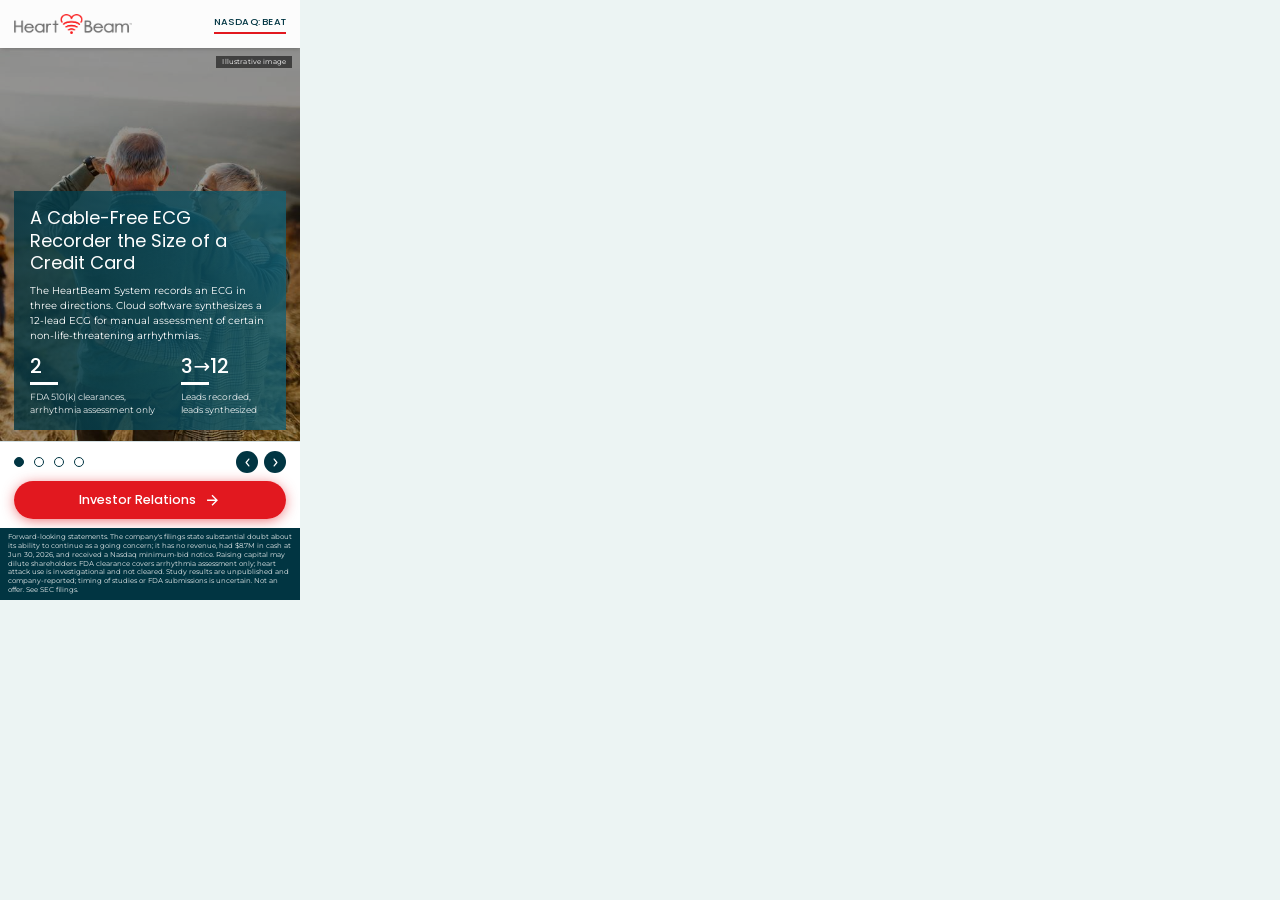
<file: concept-d-corporate/index.html>
<!DOCTYPE html>
<html lang="en">
<head>
<meta name="robots" content="noindex,nofollow">
<meta charset="UTF-8">
<meta name="ad.size" content="width=300,height=600">
<meta http-equiv="X-UA-Compatible" content="IE=Edge">
<meta name="viewport" content="width=300,initial-scale=1">
<link rel="icon" href="data:,">
<title>HeartBeam, Inc. — Investor Relations</title>
<link rel="preconnect" href="https://fonts.googleapis.com">
<link rel="preconnect" href="https://fonts.gstatic.com" crossorigin>
<link href="https://fonts.googleapis.com/css2?family=Poppins:wght@300;400;500;600;700&amp;family=Montserrat:wght@400;500;600;700&amp;display=swap" rel="stylesheet">
<link rel="stylesheet" href="style.css">
</head>
<body>

<!--
  HeartBeam, Inc. — IR display banner, 300x600 — Concept D: Corporate site / brand-native.
  Promotes: https://gracinting.github.io/heartbeam-ir-concept/
  Styled from the company's own CORPORATE website (https://www.heartbeam.com/), not the IR concept page behind
  Concepts A-C: its white header + lockup, Poppins / Montserrat, teal panels, red accent bar and red pill button.
  Each slide is one module of the corporate homepage (hero, how it works, feature stats, teal band). Photos are the
  site's own photography (people shots labelled illustrative). Claims come from .tmp/facts.md, never from the
  site's copy: it still carries a patient waitlist and a "heart attack detection device" line.
-->

<div id="banner" aria-label="HeartBeam, Inc. investor relations advertisement">

  <div id="slides">
    <!-- Slide 1 — Overview -->
    <section class="slide m-hero" data-index="0">
      <!-- Module: corporate homepage hero (the hero photograph + shade, white Poppins title on a teal panel).
           Facts: matrix slide 1: credit-card-sized, cable-free recorder; 2 FDA 510(k) clearances, arrhythmia assessment only;
           3 leads recorded, 12 synthesized. -->
      <img class="d-photo" src="assets/slide-1.jpg" alt="Illustrative image: a grandmother and grandfather look out over a hillside toward their family">
      <span class="hero-cap">Illustrative image</span>
      <div class="hero-panel">
        <h2>A Cable-Free ECG Recorder the Size of a Credit&nbsp;Card</h2>
        <p class="hero-desc">The HeartBeam System records an ECG in three directions. Cloud software synthesizes a 12-lead ECG for manual assessment of certain non-life-threatening arrhythmias.</p>
        <div class="d-stats">
          <div class="d-stat">
            <p class="d-value">2</p>
            <p class="d-label">FDA 510(k) clearances, arrhythmia assessment only</p>
          </div>
          <div class="d-stat">
            <p class="d-value">3&rarr;12</p>
            <p class="d-label">Leads recorded, leads synthesized</p>
          </div>
        </div>
      </div>
    </section>

    <!-- Slide 2 — How it works -->
    <section class="slide m-split" data-index="1">
      <!-- Module: corporate homepage "How it works" (the site's own press-to-chest photograph over a white card,
           navy Poppins h2 + red bar, red bullet markers, <hr>, arrow sub-bullets).
           Facts: [HOME] the four steps; [indications] "similar, but not identical"; cleared for arrhythmia assessment only. -->
      <figure class="split-fig">
        <img class="split-photo" src="assets/slide-2.jpg" alt="Illustrative image: a man holds the HeartBeam recorder against his chest">
        <figcaption>Illustrative image</figcaption>
      </figure>
      <div class="split-card">
        <h2>How It Works</h2>
        <ul class="d-list">
          <li>The patient app guides the recording, and the patient presses the recorder to the chest.</li>
          <li>The recording goes to the HeartBeam cloud, which synthesizes a 12-lead ECG. A physician reviews it, per the company.</li>
        </ul>
        <hr class="d-rule">
        <ul class="d-arrows">
          <li>&ldquo;Similar, but not identical&rdquo; to a standard 12-lead ECG</li>
          <li>Cleared for arrhythmia assessment only</li>
        </ul>
      </div>
    </section>

    <!-- Slide 3 — Heart-attack studies -->
    <section class="slide m-stats" data-index="2">
      <!-- Module: corporate homepage feature/stats module (navy Poppins values over red bars, Montserrat labels, on the page background).
           Facts: [r132] HEADSTART-ACS 486 enrolled, results anticipated at a 2027 conference; [r128][r132] ALIGN-ACS results at TCT 2026;
           [r130] Breakthrough Device Designation Oct 5, a designation and not a clearance; heart attack use investigational. -->
      <div class="stats-head">
        <h2>Heart-Attack Studies Have Finished Enrolling</h2>
        <p>Investigational. The HeartBeam System is not FDA-cleared for heart attack assessment.</p>
      </div>
      <div class="d-stats">
        <div class="d-stat">
          <p class="d-value">486</p>
          <p class="d-label">Patients enrolled in HEADSTART-ACS (Jakarta). The company expects results at a 2027 conference.</p>
        </div>
        <div class="d-stat">
          <p class="d-value">Oct 31&ndash;Nov 3</p>
          <p class="d-label">The company says ALIGN-ACS results will be presented at TCT 2026. None published yet.</p>
        </div>
        <div class="d-stat">
          <p class="d-value">Oct 5</p>
          <p class="d-label">FDA Breakthrough Device Designation for heart attack assessment: a designation, not a clearance.</p>
        </div>
      </div>
    </section>

    <!-- Slide 4 — Financials -->
    <section class="slide m-band" data-index="3">
      <!-- Module: corporate homepage teal overlay band (the site's photo under the teal gradient, centred white title and copy).
           Facts: [10-Q Jun 30 2026] cash $8,722K; H1 net loss $9,739K; no revenue; Note 2 going-concern language. -->
      <img class="d-photo" src="assets/slide-4.jpg" alt="">
      <div class="band-content">
        <h2>No Revenue. The Company Flags Going-Concern&nbsp;Doubt.</h2>
        <p class="band-desc">The company&rsquo;s 10-Q says existing liquidity is insufficient for the next twelve months.</p>
        <div class="d-stats">
          <div class="d-stat">
            <p class="d-value">$8.7M</p>
            <p class="d-label">Cash, Jun&nbsp;30, 2026</p>
          </div>
          <div class="d-stat">
            <p class="d-value">$9.7M</p>
            <p class="d-label">Net loss, first half of 2026</p>
          </div>
          <div class="d-stat">
            <p class="d-value">$0</p>
            <p class="d-label">Revenue, first half 2026</p>
          </div>
        </div>
      </div>
    </section>

  </div>

  <!-- Persistent chrome — the corporate site's header, never rotates -->
  <header id="top-bar" class="reveal" data-delay="0">
    <img id="logo" src="assets/logo.png" alt="HeartBeam, Inc." width="118" height="21">
    <span id="ticker">NASDAQ:&nbsp;BEAT</span>
  </header>

  <!-- Slider controls: round navy buttons, like the homepage slider's pause control -->
  <button type="button" class="nav-arrow" id="arrow-prev" aria-label="Previous slide">
    <svg viewBox="0 0 16 16" aria-hidden="true"><path d="M10 3 6 8l4 5" stroke="currentColor" stroke-width="1.8" fill="none" stroke-linecap="round" stroke-linejoin="round"/></svg>
  </button>
  <button type="button" class="nav-arrow" id="arrow-next" aria-label="Next slide">
    <svg viewBox="0 0 16 16" aria-hidden="true"><path d="M6 3l4 5-4 5" stroke="currentColor" stroke-width="1.8" fill="none" stroke-linecap="round" stroke-linejoin="round"/></svg>
  </button>

  <div id="bottom-fixed" class="reveal" data-delay="4">
    <div id="dots" role="tablist" aria-label="Slide selector">
      <button class="dot active" data-index="0" aria-label="Slide 1: Overview"></button>
      <button class="dot" data-index="1" aria-label="Slide 2: How it works"></button>
      <button class="dot" data-index="2" aria-label="Slide 3: Heart-attack studies"></button>
      <button class="dot" data-index="3" aria-label="Slide 4: Financials"></button>
    </div>

    <!-- The corporate site's .btn: radius/gradient border from brand.json corp, arrow after the label -->
    <a href="#" id="cta">
      <span>Investor Relations</span>
      <svg id="cta-arrow" viewBox="0 0 24 25" aria-hidden="true"><path d="M12 4.18066L10.585 5.59566L16.17 11.1807H4V13.1807H16.17L10.585 18.7657L12 20.1807L20 12.1807L12 4.18066Z"/></svg>
    </a>

    <!-- The corporate site's footer strip, carrying the required forward-looking-statements line -->
    <p id="fls"><span>Forward-looking statements. The company's filings state substantial doubt about its ability to continue as a going concern; it has no revenue, had $8.7M in cash at Jun 30, 2026, and received a Nasdaq minimum-bid notice. Raising capital may dilute shareholders. FDA clearance covers arrhythmia assessment only; heart attack use is investigational and not cleared. Study results are unpublished and company-reported; timing of studies or FDA submissions is uncertain. Not an offer. See SEC filings.</span></p>
  </div>

  <!-- Standard HTML5-ad click-tag plumbing -->
  <div id="click-tag-wrapper"></div>
</div>

<script src="script.js"></script>
</body>
</html>
</file>
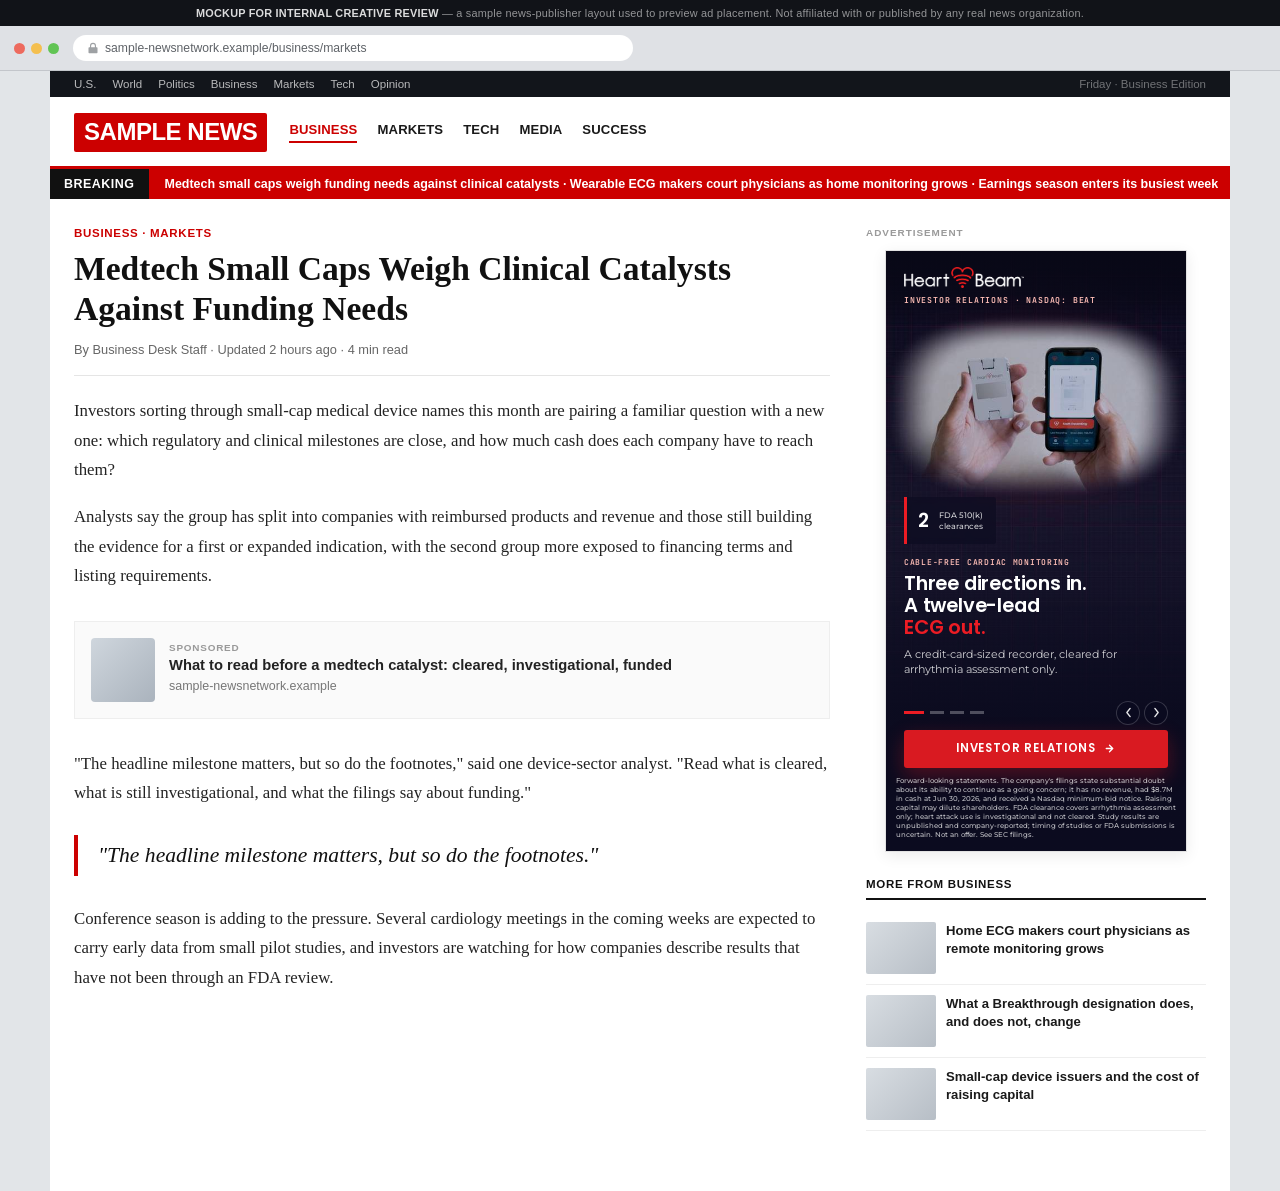
<file: context-preview/news.html>
<!DOCTYPE html>
<html lang="en">
<head>
<meta name="robots" content="noindex,nofollow">
<meta charset="UTF-8">
<meta name="viewport" content="width=device-width,initial-scale=1">
<title>In-Context Preview — Sample News Publisher Page</title>
<link rel="icon" href="data:,">
<style>
  * { margin:0; padding:0; box-sizing:border-box; }
  html, body { background:#e2e5e8; font-family:Helvetica, Arial, sans-serif; }

  /* ---- disclaimer strip ---- */
  #disclaimer {
    background:#111318;
    color:rgba(255,255,255,0.55);
    font-size:0.68rem;
    letter-spacing:0.02em;
    text-align:center;
    padding:7px 12px;
  }
  #disclaimer strong { color:rgba(255,255,255,0.85); }

  /* ---- fake browser chrome ---- */
  #browser-chrome {
    background:#dfe1e5;
    border-bottom:1px solid #c3c6cb;
    padding:9px 14px;
    display:flex;
    align-items:center;
    gap:14px;
  }
  #traffic-lights { display:flex; gap:6px; flex:0 0 auto; }
  #traffic-lights span { width:11px; height:11px; border-radius:50%; display:inline-block; }
  #traffic-lights span:nth-child(1){ background:#ed6a5e; }
  #traffic-lights span:nth-child(2){ background:#f4bf4f; }
  #traffic-lights span:nth-child(3){ background:#61c454; }
  #url-bar {
    flex:1 1 auto;
    background:#fff;
    border-radius:14px;
    padding:6px 14px;
    font-size:0.76rem;
    color:#5f6368;
    display:flex;
    align-items:center;
    gap:6px;
    max-width:560px;
  }
  #url-bar svg { flex:0 0 auto; opacity:0.6; }

  /* ---- site wrapper ---- */
  #site { background:#fff; max-width:1180px; margin:0 auto; }

  /* utility nav */
  #utility-nav {
    background:#12151b;
    color:rgba(255,255,255,0.7);
    font-size:0.72rem;
    display:flex;
    align-items:center;
    justify-content:space-between;
    padding:7px 24px;
  }
  #utility-nav .links { display:flex; gap:16px; }
  #utility-nav .links span:hover { color:#fff; }
  #utility-nav .meta { color:rgba(255,255,255,0.4); }

  /* masthead */
  #masthead {
    display:flex;
    align-items:center;
    gap:22px;
    padding:16px 24px 14px;
    border-bottom:3px solid #cc0000;
  }
  #logo {
    background:#cc0000;
    color:#fff;
    font-weight:900;
    font-size:1.5rem;
    letter-spacing:-0.02em;
    padding:5px 10px 6px;
    border-radius:2px;
    font-family:Arial, Helvetica, sans-serif;
  }
  #masthead nav { display:flex; gap:20px; flex:1; }
  #masthead nav span {
    font-size:0.82rem;
    font-weight:700;
    color:#1a1a1a;
    text-transform:uppercase;
    letter-spacing:0.01em;
    cursor:default;
  }
  #masthead nav span.active { color:#cc0000; border-bottom:2px solid #cc0000; padding-bottom:4px; }

  /* breaking ticker */
  #ticker {
    background:#cc0000;
    color:#fff;
    display:flex;
    align-items:center;
    font-size:0.78rem;
    font-weight:600;
    overflow:hidden;
    white-space:nowrap;
  }
  #ticker .badge {
    background:#111;
    padding:8px 14px;
    font-weight:900;
    letter-spacing:0.04em;
    flex:0 0 auto;
  }
  #ticker .feed { padding:8px 16px; }

  /* content grid */
  #content {
    display:grid;
    grid-template-columns:1fr 340px;
    gap:36px;
    padding:28px 24px 60px;
  }

  article .eyebrow {
    color:#cc0000;
    font-size:0.72rem;
    font-weight:800;
    letter-spacing:0.06em;
    text-transform:uppercase;
    margin-bottom:10px;
  }
  article h1 {
    font-family:Georgia, 'Times New Roman', serif;
    font-size:2.1rem;
    line-height:1.18;
    color:#111;
    margin-bottom:14px;
  }
  article .byline {
    font-size:0.8rem;
    color:#666;
    margin-bottom:20px;
    padding-bottom:18px;
    border-bottom:1px solid #e5e5e5;
  }
  article p {
    font-family:Georgia, 'Times New Roman', serif;
    font-size:1.05rem;
    line-height:1.75;
    color:#232323;
    margin-bottom:18px;
  }
  article .pull-quote {
    font-family:Georgia, 'Times New Roman', serif;
    font-style:italic;
    font-size:1.35rem;
    line-height:1.5;
    color:#111;
    border-left:4px solid #cc0000;
    padding:4px 0 4px 20px;
    margin:28px 0;
  }
  .native-slot {
    margin:30px 0;
    border:1px solid #eee;
    background:#fafafa;
    padding:16px;
    display:flex;
    gap:14px;
    align-items:center;
  }
  .native-slot .swatch { width:64px; height:64px; border-radius:4px; background:linear-gradient(135deg,#cfd6dd,#aab3bd); flex:0 0 auto; }
  .native-slot .txt .tag { font-size:0.62rem; font-weight:800; letter-spacing:0.08em; color:#999; text-transform:uppercase; margin-bottom:4px; }
  .native-slot .txt h4 { font-size:0.92rem; color:#222; margin-bottom:3px; }
  .native-slot .txt p { font-size:0.78rem; color:#777; margin:0; font-family:Helvetica, Arial, sans-serif; }

  /* right rail */
  aside { display:flex; flex-direction:column; align-items:center; gap:10px; }
  aside .sponsor-label {
    align-self:flex-start;
    font-size:0.62rem;
    font-weight:800;
    letter-spacing:0.1em;
    text-transform:uppercase;
    color:#9a9a9a;
    margin-bottom:2px;
  }
  #ad-slot {
    width:302px;    /* 300 + the 1px border each side (border-box), so the 300x600 banner isn't clipped */
    height:602px;
    border:1px solid #e2e2e2;
    box-shadow:0 4px 14px rgba(0,0,0,0.08);
    overflow:hidden;
    background:#000;
  }
  #ad-slot iframe { width:300px; height:600px; border:0; display:block; }

  .rail-more {
    align-self:stretch;
    margin-top:16px;
  }
  .rail-more .heading {
    font-size:0.72rem;
    font-weight:800;
    letter-spacing:0.06em;
    text-transform:uppercase;
    color:#111;
    border-bottom:2px solid #111;
    padding-bottom:8px;
    margin-bottom:12px;
  }
  .rail-item {
    display:flex;
    gap:10px;
    padding:10px 0;
    border-bottom:1px solid #eee;
  }
  .rail-item .thumb { width:70px; height:52px; border-radius:2px; background:linear-gradient(135deg,#d8dde2,#b7bec6); flex:0 0 auto; }
  .rail-item p { font-family:Helvetica, Arial, sans-serif; font-size:0.82rem; line-height:1.35; color:#1a1a1a; font-weight:600; }

  @media (max-width:900px) {
    #content { grid-template-columns:1fr; }
    aside { align-items:stretch; }
    #ad-slot { margin:0 auto; }
  }
</style>
</head>
<body>

<div id="disclaimer">
  <strong>MOCKUP FOR INTERNAL CREATIVE REVIEW</strong> — a sample news-publisher layout used to preview ad placement. Not affiliated with or published by any real news organization.
</div>

<div id="browser-chrome">
  <div id="traffic-lights"><span></span><span></span><span></span></div>
  <div id="url-bar">
    <svg width="12" height="12" viewBox="0 0 16 16"><path d="M8 1a4 4 0 00-4 4v2H3a1 1 0 00-1 1v6a1 1 0 001 1h10a1 1 0 001-1V8a1 1 0 00-1-1h-1V5a4 4 0 00-4-4zm-2.5 6V5a2.5 2.5 0 015 0v2h-5z" fill="currentColor"/></svg>
    sample-newsnetwork.example/business/markets
  </div>
</div>

<div id="site">
  <div id="utility-nav">
    <div class="links">
      <span>U.S.</span><span>World</span><span>Politics</span><span>Business</span><span>Markets</span><span>Tech</span><span>Opinion</span>
    </div>
    <div class="meta">Friday · Business Edition</div>
  </div>

  <div id="masthead">
    <div id="logo">SAMPLE&nbsp;NEWS</div>
    <nav>
      <span class="active">Business</span>
      <span>Markets</span>
      <span>Tech</span>
      <span>Media</span>
      <span>Success</span>
    </nav>
  </div>

  <div id="ticker">
    <span class="badge">BREAKING</span>
    <span class="feed">Medtech small caps weigh funding needs against clinical catalysts · Wearable ECG makers court physicians as home monitoring grows · Earnings season enters its busiest week</span>
  </div>

  <div id="content">
    <article>
      <div class="eyebrow">Business · Markets</div>
      <h1>Medtech Small Caps Weigh Clinical Catalysts Against Funding Needs</h1>
      <div class="byline">By Business Desk Staff · Updated 2 hours ago · 4 min read</div>

      <p>Investors sorting through small-cap medical device names this month are pairing a familiar question with a new one: which regulatory and clinical milestones are close, and how much cash does each company have to reach them?</p>

      <p>Analysts say the group has split into companies with reimbursed products and revenue and those still building the evidence for a first or expanded indication, with the second group more exposed to financing terms and listing requirements.</p>

      <div class="native-slot">
        <div class="swatch"></div>
        <div class="txt">
          <div class="tag">Sponsored</div>
          <h4>What to read before a medtech catalyst: cleared, investigational, funded</h4>
          <p>sample-newsnetwork.example</p>
        </div>
      </div>

      <p>&quot;The headline milestone matters, but so do the footnotes,&quot; said one device-sector analyst. &quot;Read what is cleared, what is still investigational, and what the filings say about funding.&quot;</p>

      <div class="pull-quote">"The headline milestone matters, but so do the footnotes."</div>

      <p>Conference season is adding to the pressure. Several cardiology meetings in the coming weeks are expected to carry early data from small pilot studies, and investors are watching for how companies describe results that have not been through an FDA review.</p>
    </article>

    <aside>
      <div class="sponsor-label">Advertisement</div>
      <div id="ad-slot">
        <iframe id="ad-frame" title="Sample ad placement" scrolling="no"></iframe>
      </div>

      <div class="rail-more">
        <div class="heading">More From Business</div>
        <div class="rail-item"><div class="thumb"></div><p>Home ECG makers court physicians as remote monitoring grows</p></div>
        <div class="rail-item"><div class="thumb"></div><p>What a Breakthrough designation does, and does not, change</p></div>
        <div class="rail-item"><div class="thumb"></div><p>Small-cap device issuers and the cost of raising capital</p></div>
      </div>
    </aside>
  </div>
</div>

<script>
  var CONCEPTS = {
    a: '../concept-a-photo/index.html',
    b: '../concept-b-editorial/index.html',
    c: '../concept-c-dashboard/index.html',
    d: '../concept-d-corporate/index.html'
  }
  var params = new URLSearchParams(window.location.search)
  var concept = params.get('concept')
  if (!CONCEPTS[concept]) concept = 'a'
  document.getElementById('ad-frame').src = CONCEPTS[concept]
</script>

</body>
</html>
</file>
<file: concept-a-photo/style.css>
/* ── Brand tokens — the ONLY place colors are defined. Set --dark,
   --navy, --accent and --gold from the company's real site; the rest
   derive from them (color-mix: Chrome 111+ / Safari 16.2+). ── */
:root {
  --dark:      #0b0b1f;
  --dark-2:    color-mix(in srgb, var(--dark) 70%, black);
  --navy:      #16172e;
  --accent:    #ec1c24;
  --accent-d:  color-mix(in srgb, var(--accent) 82%, black);
  --accent-lt: #ffbfb7;  /* the IR page's bright accent on dark surfaces */
  --gold:      #ffbfb7;
  --gold-d:    color-mix(in srgb, var(--gold) 85%, black);
  --white:     #ffffff;
  --cta-bg:    color-mix(in srgb, var(--accent) 92%, black);  /* white on the brand red is 4.4:1; this is 5.1:1 */
  --cta-ink:   var(--white);  /* text on the accent CTA — set to var(--dark-2) if white fails contrast on a light accent */
  --font-head: 'Poppins', system-ui, sans-serif;
  --font:      'Montserrat', system-ui, sans-serif;
  --mono:      'JetBrains Mono', ui-monospace, SFMono-Regular, Menlo, Consolas, 'Liberation Mono', monospace;
  --ease:      cubic-bezier(0.16,1,0.3,1);
}

* { margin:0; padding:0; box-sizing:border-box; }
html, body { width:300px; height:600px; overflow:hidden; background:var(--dark); }
body { font-family:var(--font); -webkit-font-smoothing:antialiased; }
a { text-decoration:none; color:inherit; }
button { border:0; background:none; font:inherit; color:inherit; cursor:pointer; -webkit-tap-highlight-color:transparent; }

/* ── Canvas ─────────────────────────────────────────────────────────
   Fixed 300x600 stage. A crossfading slide stack sits at the bottom of
   the z-order; persistent chrome (logo, nav, stats, CTA) is pinned on
   top of it and never rotates — same "fixed shell / rotating cards"
   split the Knorex reference banner used with royalSlider. */
#banner {
  position:relative;
  width:300px;
  height:600px;
  overflow:hidden;
  cursor:pointer;
  background:var(--dark);
}

/* ── Slide stack ────────────────────────────────────────────────── */
#slides { position:absolute; inset:0; z-index:1; }

.slide {
  position:absolute;
  inset:0;
  opacity:0;
  z-index:1;
  pointer-events:none;
  transition:opacity 0.9s ease;
}
.slide.active { opacity:1; z-index:2; pointer-events:auto; }

.slide-bg {
  position:absolute;
  top:0; left:0;
  width:100%; height:100%;
  object-fit:cover;
  object-position:center 20%;
  z-index:1;
  animation:kenburns 7s ease-out infinite alternate;
  user-select:none;
  -webkit-user-drag:none;
}
@keyframes kenburns {
  from { transform:scale(1); }
  to   { transform:scale(1.09); }
}

.slide-scrim-top, .slide-scrim-bottom {
  position:absolute;
  left:0; right:0;
  z-index:2;
  pointer-events:none;
}
.slide-scrim-top {
  top:0; height:78px;
  background:linear-gradient(180deg, color-mix(in srgb, var(--dark-2) 96%, transparent) 0%, color-mix(in srgb, var(--dark-2) 70%, transparent) 55%, color-mix(in srgb, var(--dark-2) 0%, transparent) 100%);
}
.slide-scrim-bottom {
  bottom:0; height:336px;
  background:linear-gradient(0deg, var(--dark) 0%, color-mix(in srgb, var(--dark) 93%, transparent) 42%, color-mix(in srgb, var(--dark) 0%, transparent) 100%);
}

.slide-copy {
  position:absolute;
  inset:0;
  z-index:3;
  transform:translateY(12px);
  transition:transform 0.9s var(--ease);
}
.slide.active .slide-copy { transform:translateY(0); }

/* Floating mid-image stat chip (per slide) */
.mid-chip {
  position:absolute;
  top:246px; left:18px;
  display:flex;
  align-items:center;
  gap:10px;
  padding:9px 13px 9px 11px;
  background:color-mix(in srgb, var(--dark) 58%, transparent);
  border-left:3px solid var(--accent);
  border-radius:0 3px 3px 0;
  backdrop-filter:blur(3px);
  -webkit-backdrop-filter:blur(3px);
}
.chip-num {
  font-family:var(--font-head);
  font-weight:600;
  font-size:19px;
  color:var(--white);
  white-space:nowrap;
}
.chip-num em { font-style:normal; color:var(--accent); }
.chip-label {
  font-family:var(--font);
  font-size:8.4px;
  line-height:1.25;
  font-weight:500;
  color:rgba(255,255,255,0.82);
}

/* Rotating headline block, pinned above the fixed bottom bar */
.copy-bottom {
  position:absolute;
  left:0; right:0;
  top:306px;
  padding:0 18px;
}
.kicker {
  font-family:var(--mono);
  font-weight:600;
  font-size:8px;
  letter-spacing:0.09em;
  text-transform:uppercase;
  color:var(--accent-lt);
  margin-bottom:6px;
}
.copy-bottom h1 {
  font-family:var(--font-head);
  font-weight:600;
  font-size:19.5px;
  line-height:1.14;
  letter-spacing:-0.01em;
  color:var(--white);
}
.copy-bottom h1 em { font-style:normal; color:var(--accent); }
.copy-bottom p {
  margin-top:7px;
  font-size:11px;
  line-height:1.4;
  color:rgba(255,255,255,0.8);
  max-width:255px;
}

/* ── Persistent chrome (never rotates) ─────────────────────────── */
#top-bar {
  position:absolute;
  top:0; left:0; right:0;
  z-index:5;
  display:flex;
  flex-direction:column;
  gap:7px;
  padding:16px 18px 0;
}
#logo { display:flex; align-items:center; gap:7px; }
#logo img { display:block; width:120px; height:auto; }
#wordmark {
  font-family:var(--font-head);
  font-weight:800;
  font-size:13.5px;
  letter-spacing:0.01em;
  color:var(--white);
}
#eyebrow {
  font-family:var(--mono);
  font-weight:600;
  font-size:8.2px;
  letter-spacing:0.1em;
  color:var(--accent-lt);
}

.nav-arrow {
  position:absolute;
  top:-4px;
  width:24px; height:24px;
  z-index:5;
  display:flex;
  align-items:center;
  justify-content:center;
  background:color-mix(in srgb, var(--dark) 45%, transparent);
  border:1px solid rgba(255,255,255,0.18);
  border-radius:50%;
  color:rgba(255,255,255,0.9);
  backdrop-filter:blur(2px);
  -webkit-backdrop-filter:blur(2px);
  transition:background .2s ease, transform .15s ease;
}
.nav-arrow svg { width:13px; height:13px; }
.nav-arrow:active { transform:scale(0.9); background:color-mix(in srgb, var(--accent) 55%, transparent); }
#arrow-prev { right:46px; }
#arrow-next { right:18px; }

#bottom-fixed {
  position:absolute;
  left:0; right:0; bottom:0;
  z-index:5;
  padding:0 18px 12px;
}

#dots {
  display:flex;
  gap:6px;
  margin-bottom:8px;
}
.dot {
  width:14px; height:3px;
  border-radius:2px;
  background:rgba(255,255,255,0.28);
  transition:background .3s ease, width .3s ease;
  padding:6px 0;
  background-clip:content-box;
  box-sizing:content-box;
}
.dot.active { background-color:var(--accent); width:20px; }  /* background-color, not the shorthand: the shorthand resets background-clip and paints the whole 15px hit area as a square */

#stat-row {
  display:flex;
  align-items:center;
  gap:14px;
}
.stat { display:flex; flex-direction:column; gap:2px; }
.stat-num {
  font-family:var(--font-head);
  font-weight:800;
  font-size:15px;
  color:var(--white);
}
.stat-num em { font-style:normal; color:var(--accent); }
.stat-label {
  font-family:var(--font);
  font-size:8px;
  font-weight:500;
  letter-spacing:0.03em;
  text-transform:uppercase;
  color:rgba(255,255,255,0.58);
}
.stat-div { width:1px; height:26px; background:rgba(255,255,255,0.18); }

#cta {
  margin-top:10px;
  display:flex;
  align-items:center;
  justify-content:center;
  gap:7px;
  width:100%;
  height:38px;
  background:var(--cta-bg);
  border-radius:3px;
  color:var(--cta-ink);
  font-family:var(--font-head);
  font-weight:600;
  font-size:11.5px;
  letter-spacing:0.06em;
  text-transform:uppercase;
  box-shadow:0 8px 20px color-mix(in srgb, var(--accent) 30%, transparent);
  animation:cta-pulse 1.8s ease-in-out 2.6s 6;
}
#cta-arrow { width:13px; height:13px; }

/* Required disclosure line under the CTA */
#disclosure {
  margin:8px -8px 0;
  font-family:var(--font);
  font-weight:500;
  font-size:7.2px;
  letter-spacing:0;
  line-height:1.26;
  text-align:left;
  color:rgba(255,255,255,0.74);
}
@keyframes cta-pulse {
  0%, 100% { box-shadow:0 8px 20px color-mix(in srgb, var(--accent) 35%, transparent); }
  50%      { box-shadow:0 8px 26px color-mix(in srgb, var(--accent) 65%, transparent), 0 0 0 5px color-mix(in srgb, var(--accent) 12%, transparent); }
}

/* ── Entrance sequence (initial load only) ─────────────────────── */
.reveal {
  opacity:0;
  transform:translateY(14px);
  transition:opacity .7s var(--ease), transform .7s var(--ease);
}
#banner.is-live .reveal { opacity:1; transform:none; }
#top-bar[data-delay="0"] { transition-delay:.05s; }
#bottom-fixed[data-delay="4"] { transition-delay:.55s; }

#click-tag-wrapper { position:absolute; width:0; height:0; overflow:hidden; }

@media (prefers-reduced-motion: reduce) {
  .slide-bg { animation:none; }
  #cta { animation:none; }
  .reveal { transition-duration:.01s; transition-delay:0s !important; }
  .slide, .slide-copy { transition-duration:.2s; }
}

.nw { white-space:nowrap; }
</file>
<file: concept-b-editorial/style.css>
/* ── Brand tokens — the ONLY place colors are defined. Set --accent,
   --ink and --gold from the company's real site (hex or oklch); every
   other surface/tint derives from them. ── */
:root {
  --accent:       #ec1c24;
  --ink:          #23232b;
  --gold:         #ffbfb7;
  --accent-lt:    color-mix(in oklch, var(--accent) 60%, white);
  --accent-ink:   color-mix(in oklch, var(--accent) 72%, black);
  --accent-ink-d: color-mix(in oklch, var(--accent) 62%, black);
  --accent-lo:    color-mix(in oklch, var(--accent) 14%, transparent);
  --deep:         #111222;
  --ecg-paper:    #fff4f2;
  --ecg-minor:    rgba(236,28,36,.10);
  --ecg-major:    rgba(236,28,36,.20);
  --cta-bg:       color-mix(in srgb, var(--accent) 92%, black);
  --paper:        #fbfbfe;
  --tint:         color-mix(in oklch, var(--accent) 7%, white);
  --tint-2:       color-mix(in oklch, var(--accent) 24%, white);
  --card:         #ffffff;
  --text-mid:     color-mix(in oklch, var(--ink) 62%, white);
  --line:         color-mix(in oklch, var(--ink) 15%, transparent);
  --serif: 'Poppins', system-ui, sans-serif;
  --sans:  'Montserrat', system-ui, sans-serif;
  --mono:  'JetBrains Mono', ui-monospace, SFMono-Regular, Menlo, Consolas, 'Liberation Mono', monospace;
  --ease:  cubic-bezier(0.22, 1, 0.36, 1);
}

* { margin:0; padding:0; box-sizing:border-box; }
html, body { width:300px; height:600px; overflow:hidden; background:var(--paper); }
body { font-family:var(--sans); color:var(--ink); -webkit-font-smoothing:antialiased; }
a { text-decoration:none; color:inherit; }
button { border:0; background:none; font:inherit; color:inherit; cursor:pointer; -webkit-tap-highlight-color:transparent; }

#banner {
  position:relative;
  width:300px;
  height:600px;
  overflow:hidden;
  cursor:pointer;
  background:var(--paper);
}

#top-rule {
  position:absolute;
  top:0; left:0; right:0;
  height:3px;
  z-index:6;
  background:linear-gradient(90deg, var(--accent-ink), var(--gold));
}

/* ── Persistent top chrome ──────────────────────────────────────── */
#top-bar {
  position:absolute;
  top:3px; left:0; right:0;
  z-index:5;
  background:var(--paper);
  border-bottom:1px solid var(--line);
  padding:13px 18px 10px;
  display:flex;
  flex-direction:column;
  gap:6px;
}
#logo img { display:block; width:118px; height:auto; }
#wordmark {
  font-family:var(--sans);
  font-weight:800;
  font-size:13px;
  letter-spacing:0.01em;
  color:var(--ink);
}
#masthead {
  font-family:var(--mono);
  font-size:7.6px;
  font-weight:500;
  letter-spacing:0.1em;
  color:var(--text-mid);
}

/* ── Slide stack ────────────────────────────────────────────────── */
:root { --bf-h:118px; --dots-h:34px; }
#slides { position:absolute; top:61px; left:0; right:0; bottom:calc(var(--bf-h) + var(--dots-h)); z-index:1; overflow:hidden; }

.slide {
  position:absolute; inset:0;
  opacity:0;
  z-index:1;
  pointer-events:none;
  transition:opacity 0.8s ease;
}
.slide.active { opacity:1; z-index:2; pointer-events:auto; }

.slide-copy {
  padding:16px 18px 0;
  transform:translateY(10px);
  transition:transform 0.8s var(--ease);
}
.slide.active .slide-copy { transform:translateY(0); }

.eyebrow {
  font-family:var(--mono);
  font-size:9.5px;
  font-weight:500;
  letter-spacing:0.13em;
  text-transform:uppercase;
  color:var(--accent-ink);
  display:flex;
  align-items:center;
  gap:7px;
  margin-bottom:9px;
}
.eyebrow::before {
  content:'';
  width:6px; height:6px;
  border-radius:50%;
  background:var(--accent);
  flex:none;
}

.slide-copy h1 {
  font-family:var(--serif);
  font-weight:600;
  font-size:20.5px;
  line-height:1.16;
  letter-spacing:-0.01em;
  color:var(--ink);
}
.slide-copy h1 em { font-style:normal; color:var(--accent-ink); }

.lead {
  margin-top:8px;
  font-family:var(--sans);
  font-size:10.8px;
  line-height:1.44;
  color:var(--text-mid);
}

/* ── "Figure" schematic card, matching the site's plate component ─ */
.fig-card {
  margin-top:13px;
  border:1px solid var(--line);
  border-radius:2px;
  background:var(--card);
  overflow:hidden;
}
.fig-bar {
  display:flex;
  justify-content:space-between;
  align-items:center;
  gap:8px;
  padding:6px 10px;
  background:var(--ink);
  color:#fff;
  font-family:var(--mono);
  font-size:6.6px;
  font-weight:500;
  letter-spacing:0.12em;
  text-transform:uppercase;
}
.fig-bar span:last-child { color:var(--accent-lt); text-align:right; }
.fig-body {
  padding:8px 11px 5px;
  background-color:var(--ecg-paper);
  background-image:linear-gradient(var(--ecg-minor) 1px, transparent 1px), linear-gradient(90deg, var(--ecg-minor) 1px, transparent 1px),
                   linear-gradient(var(--ecg-major) 1px, transparent 1px), linear-gradient(90deg, var(--ecg-major) 1px, transparent 1px);
  background-size:6px 6px, 6px 6px, 30px 30px, 30px 30px;
}
.fig-body svg { width:100%; height:auto; display:block; }

/* figure line-art */
.fig-node rect { fill:var(--ink); }
.fig-rail { fill:none; stroke:var(--text-mid); stroke-width:1.6; }
.fig-ghost { fill:none; stroke:var(--tint-2); stroke-width:2; }
.fig-mark { fill:none; stroke-width:10.5; stroke-linecap:round; }
.fig-mark.a { stroke:var(--accent); }
.fig-mark.b { stroke:var(--ink); }
.fig-gold { fill:var(--gold); }

.fig-mesh line { stroke:var(--accent-lt); stroke-width:1; opacity:0.7; }
.fig-dot circle { fill:var(--accent-ink); }
.fig-hub { fill:var(--gold); stroke:var(--ink); stroke-width:1.4; }

.fig-step rect { fill:var(--tint); stroke:var(--line); stroke-width:1; }
.fig-step.accent rect { fill:var(--accent-lo); stroke:var(--accent-ink); }
.fig-step.gold rect { fill:var(--tint); stroke:var(--gold); }
.fig-step text {
  font-family:var(--mono);
  font-size:6.8px;
  font-weight:700;
  letter-spacing:0.01em;
  fill:var(--ink);
}
.fig-arrow { fill:none; stroke:var(--text-mid); stroke-width:1.6; stroke-linecap:round; stroke-linejoin:round; }

.fig-base { stroke:var(--line); stroke-width:1; }
.fig-bar-prior { fill:var(--tint-2); }
.fig-bar-now { fill:var(--accent-ink); }
.fig-bar-label { font-family:var(--mono); font-size:7.2px; font-weight:600; fill:var(--text-mid); }
.fig-bar-label.strong { fill:var(--accent-ink); font-weight:700; font-size:7.6px; }
.fig-bar-year { font-family:var(--mono); font-size:6.4px; fill:var(--text-mid); letter-spacing:0.04em; }

.fig-box { fill:#fff; stroke:var(--line); stroke-width:1; }
.fig-tag { font-family:var(--mono); font-size:6px; font-weight:700; fill:var(--accent-ink); letter-spacing:0.02em; }
.fig-trace { fill:none; stroke:var(--accent-ink); stroke-width:1.2; stroke-linejoin:round; stroke-linecap:round; }
.fig-flow { fill:none; stroke:var(--accent); stroke-width:1.2; stroke-dasharray:3 2.5; }
.fig-matrix { fill:var(--ink); }
.fig-m { font-family:var(--serif); font-weight:300; font-size:20px; fill:#fff; }
.fig-step text.n { fill:var(--accent-ink); font-size:7px; }
.fig-cap { font-family:var(--mono); font-size:5.7px; font-weight:500; letter-spacing:0.04em; fill:var(--text-mid); }
.fig-cap.strong { fill:var(--ink); font-weight:700; }
.fig-date { font-family:var(--mono); font-size:6.4px; font-weight:700; letter-spacing:0.04em; fill:var(--ink); }
.fig-line-ok { stroke:var(--accent); stroke-width:3; stroke-linecap:round; fill:none; }
.fig-line-no { stroke:var(--text-mid); stroke-width:2; stroke-dasharray:4 3; fill:none; }
.fig-pt { fill:var(--accent); stroke:#fff; stroke-width:1.4; }
.fig-ring { fill:#fff; stroke:var(--ink); stroke-width:1.8; }
.fig-bar-loss { fill:var(--accent-ink); }
.fig-bar-cash { fill:var(--ink); }

/* key-fact row, matching the site's .kf definition-list pattern */
.kf {
  margin-top:12px;
  padding-top:10px;
  border-top:1px solid var(--line);
  display:flex;
  justify-content:space-between;
  align-items:baseline;
}
.kf dt {
  font-family:var(--mono);
  font-size:7.8px;
  font-weight:500;
  letter-spacing:0.1em;
  text-transform:uppercase;
  color:var(--text-mid);
}
.kf dd {
  display:flex;
  flex-direction:column;
  align-items:flex-end;
  gap:2px;
  font-family:var(--mono);
  font-size:13px;
  font-weight:700;
  color:var(--ink);
  text-align:right;
}
.kf dd em {
  font-style:normal;
  font-weight:600;
  font-size:7.6px;
  letter-spacing:0.03em;
  color:var(--accent-ink);
}

/* ── Nav arrows ─────────────────────────────────────────────────── */
.nav-arrow {
  position:absolute;
  bottom:calc(var(--bf-h) + 5px);
  z-index:6;
  width:24px; height:24px;
  display:flex;
  align-items:center;
  justify-content:center;
  background:var(--card);
  border:1px solid var(--line);
  border-radius:50%;
  color:var(--ink);
  box-shadow:0 2px 8px color-mix(in oklch, var(--ink) 12%, transparent);
  transition:transform 0.15s ease, background 0.2s ease;
}
.nav-arrow svg { width:12px; height:12px; }
.nav-arrow:active { transform:scale(0.9); background:var(--tint); }
#arrow-prev { right:46px; }
#arrow-next { right:18px; }

/* ── Persistent dark band: dots + CTA ───────────────────────────── */
#dots {
  position:absolute;
  left:0; right:0; bottom:var(--bf-h);
  height:var(--dots-h);
  z-index:5;
  background:var(--deep);
  display:flex;
  gap:6px;
  padding:11px 18px 0;
}
.dot {
  width:13px; height:3px;
  border-radius:2px;
  background:oklch(1 0 0 / 0.28);
  padding:6px 0;
  background-clip:content-box;
  box-sizing:content-box;
  transition:background 0.3s ease, width 0.3s ease;
}
.dot.active { background-color:var(--accent); width:19px; }  /* background-color, not the shorthand: the shorthand resets background-clip and paints the whole hit area as a square */

#bottom-fixed {
  position:absolute;
  left:0; right:0; bottom:0;
  z-index:5;
  height:var(--bf-h);
  background:var(--deep);
  padding:0 18px 8px;
}
#bf-line {
  font-family:var(--mono);
  font-size:7.4px;
  font-weight:500;
  letter-spacing:0.11em;
  color:color-mix(in oklch, var(--accent-lt) 75%, transparent);
  margin-bottom:9px;
}
#cta {
  display:flex;
  align-items:center;
  justify-content:center;
  gap:7px;
  width:100%;
  height:38px;
  background:var(--cta-bg);
  border-radius:3px;
  color:#fff;
  font-family:var(--sans);
  font-weight:700;
  font-size:12px;
  letter-spacing:0.01em;
  box-shadow:0 8px 20px color-mix(in oklch, var(--accent) 30%, transparent);
  animation:cta-pulse 1.8s ease-in-out 2.6s 6;
}
#cta-arrow { width:13px; height:13px; }

/* Required disclosure line under the CTA */
#fls {
  margin:7px -8px 0;
  font-family:var(--sans);
  font-weight:500;
  font-size:7.2px;
  letter-spacing:0;
  line-height:1.26;
  text-align:left;
  color:rgba(255,255,255,0.74);
}
@keyframes cta-pulse {
  0%, 100% { box-shadow:0 8px 20px color-mix(in oklch, var(--accent) 30%, transparent); }
  50%      { box-shadow:0 8px 26px color-mix(in oklch, var(--accent) 55%, transparent), 0 0 0 5px color-mix(in oklch, var(--accent) 16%, transparent); }
}

/* ── Entrance sequence (initial load only) ─────────────────────── */
.reveal { opacity:0; transform:translateY(12px); transition:opacity .7s var(--ease), transform .7s var(--ease); }
#banner.is-live .reveal { opacity:1; transform:none; }
#top-bar[data-delay="0"] { transition-delay:.05s; }
#dots.reveal { transition-delay:.5s; }
#bottom-fixed[data-delay="1"] { transition-delay:.6s; }

#click-tag-wrapper { position:absolute; width:0; height:0; overflow:hidden; }

@media (prefers-reduced-motion: reduce) {
  #cta { animation:none; }
  .reveal { transition-duration:.01s; transition-delay:0s !important; }
  .slide, .slide-copy { transition-duration:.2s; }
}
</file>
<file: concept-c-dashboard/style.css>
/* ── Brand tokens — the ONLY place colors are defined. Set --dark,
   --navy, --accent and --gold from the company's real site; the rest
   derive from them (color-mix: Chrome 111+ / Safari 16.2+). ── */
:root {
  --dark:      #0b0b1f;
  --dark-2:    color-mix(in srgb, var(--dark) 70%, black);
  --navy:      #16172e;
  --accent:    #ec1c24;
  --accent-d:  color-mix(in srgb, var(--accent) 82%, black);
  --accent-lt: #ffbfb7;  /* the IR page's bright accent on dark surfaces */
  --gold:      #ffbfb7;
  --gold-d:    color-mix(in srgb, var(--gold) 85%, black);
  --white:     #ffffff;
  --cta-bg:    color-mix(in srgb, var(--accent) 92%, black);  /* white on the brand red is 4.4:1; this is 5.1:1 */
  --cta-ink:   var(--white);  /* text on the accent CTA — set to var(--dark-2) if white fails contrast on a light accent */
  --font-head: 'Poppins', system-ui, sans-serif;
  --font:      'Montserrat', system-ui, sans-serif;
  --mono:      'JetBrains Mono', ui-monospace, SFMono-Regular, Menlo, Consolas, 'Liberation Mono', monospace;
  --ease:      cubic-bezier(0.16,1,0.3,1);
}

* { margin:0; padding:0; box-sizing:border-box; }
html, body { width:300px; height:600px; overflow:hidden; background:var(--dark); }
body { font-family:var(--font); -webkit-font-smoothing:antialiased; }
a { text-decoration:none; color:inherit; }
button { border:0; background:none; font:inherit; color:inherit; cursor:pointer; -webkit-tap-highlight-color:transparent; }

/* ── Canvas ─────────────────────────────────────────────────────────
   Fixed 300x600 stage. A crossfading slide stack sits at the bottom of
   the z-order; persistent chrome (logo, nav, stats, CTA) is pinned on
   top of it and never rotates — same "fixed shell / rotating cards"
   split the Knorex reference banner used with royalSlider. */
#banner {
  position:relative;
  width:300px;
  height:600px;
  overflow:hidden;
  cursor:pointer;
  background:var(--dark);
}

/* ── Slide stack ────────────────────────────────────────────────── */
#slides { position:absolute; inset:0; z-index:1; }

.slide {
  position:absolute;
  inset:0;
  opacity:0;
  z-index:1;
  pointer-events:none;
  transition:opacity 0.9s ease;
}
.slide.active { opacity:1; z-index:2; pointer-events:auto; }

.slide-bg {
  position:absolute;
  top:0; left:0;
  width:100%; height:100%;
  object-fit:cover;
  object-position:center 20%;
  z-index:1;
  animation:kenburns 7s ease-out infinite alternate;
  user-select:none;
  -webkit-user-drag:none;
}
@keyframes kenburns {
  from { transform:scale(1); }
  to   { transform:scale(1.09); }
}

.slide-scrim-top, .slide-scrim-bottom {
  position:absolute;
  left:0; right:0;
  z-index:2;
  pointer-events:none;
}
.slide-scrim-top {
  top:0; height:78px;
  background:linear-gradient(180deg, color-mix(in srgb, var(--dark-2) 96%, transparent) 0%, color-mix(in srgb, var(--dark-2) 70%, transparent) 55%, color-mix(in srgb, var(--dark-2) 0%, transparent) 100%);
}
.slide-scrim-bottom {
  bottom:0; height:336px;
  background:linear-gradient(0deg, var(--dark) 0%, color-mix(in srgb, var(--dark) 93%, transparent) 42%, color-mix(in srgb, var(--dark) 0%, transparent) 100%);
}

.slide-copy {
  position:absolute;
  inset:0;
  z-index:3;
  transform:translateY(12px);
  transition:transform 0.9s var(--ease);
}
.slide.active .slide-copy { transform:translateY(0); }

/* Floating mid-image stat chip (per slide) */
.mid-chip {
  position:absolute;
  top:246px; left:18px;
  display:flex;
  align-items:center;
  gap:10px;
  padding:9px 13px 9px 11px;
  background:color-mix(in srgb, var(--dark) 58%, transparent);
  border-left:3px solid var(--accent);
  border-radius:0 3px 3px 0;
  backdrop-filter:blur(3px);
  -webkit-backdrop-filter:blur(3px);
}
.chip-num {
  font-family:var(--font-head);
  font-weight:600;
  font-size:19px;
  color:var(--white);
  white-space:nowrap;
}
.chip-num em { font-style:normal; color:var(--accent); }
.chip-label {
  font-family:var(--font);
  font-size:8.4px;
  line-height:1.25;
  font-weight:500;
  color:rgba(255,255,255,0.82);
}

/* Rotating headline block, pinned above the fixed bottom bar */
.copy-bottom {
  position:absolute;
  left:0; right:0;
  top:306px;
  padding:0 18px;
}
.kicker {
  font-family:var(--mono);
  font-weight:600;
  font-size:8px;
  letter-spacing:0.09em;
  text-transform:uppercase;
  color:var(--accent-lt);
  margin-bottom:6px;
}
.copy-bottom h1 {
  font-family:var(--font-head);
  font-weight:600;
  font-size:19.5px;
  line-height:1.14;
  letter-spacing:-0.01em;
  color:var(--white);
}
.copy-bottom h1 em { font-style:normal; color:var(--accent); }
.copy-bottom p {
  margin-top:7px;
  font-size:11px;
  line-height:1.4;
  color:rgba(255,255,255,0.8);
  max-width:255px;
}

/* ── Persistent chrome (never rotates) ─────────────────────────── */
#top-bar {
  position:absolute;
  top:0; left:0; right:0;
  z-index:5;
  display:flex;
  flex-direction:column;
  gap:7px;
  padding:16px 18px 0;
}
#logo { display:flex; align-items:center; gap:7px; }
#logo img { display:block; width:120px; height:auto; }
#wordmark {
  font-family:var(--font-head);
  font-weight:800;
  font-size:13.5px;
  letter-spacing:0.01em;
  color:var(--white);
}
#eyebrow {
  font-family:var(--mono);
  font-weight:600;
  font-size:8.2px;
  letter-spacing:0.1em;
  color:var(--accent-lt);
}

.nav-arrow {
  position:absolute;
  top:-4px;
  width:24px; height:24px;
  z-index:5;
  display:flex;
  align-items:center;
  justify-content:center;
  background:color-mix(in srgb, var(--dark) 45%, transparent);
  border:1px solid rgba(255,255,255,0.18);
  border-radius:50%;
  color:rgba(255,255,255,0.9);
  backdrop-filter:blur(2px);
  -webkit-backdrop-filter:blur(2px);
  transition:background .2s ease, transform .15s ease;
}
.nav-arrow svg { width:13px; height:13px; }
.nav-arrow:active { transform:scale(0.9); background:color-mix(in srgb, var(--accent) 55%, transparent); }
#arrow-prev { right:46px; }
#arrow-next { right:18px; }

#bottom-fixed {
  position:absolute;
  left:0; right:0; bottom:0;
  z-index:5;
  padding:0 18px 12px;
}

#dots {
  display:flex;
  gap:6px;
  margin-bottom:8px;
}
.dot {
  width:14px; height:3px;
  border-radius:2px;
  background:rgba(255,255,255,0.28);
  transition:background .3s ease, width .3s ease;
  padding:6px 0;
  background-clip:content-box;
  box-sizing:content-box;
}
.dot.active { background-color:var(--accent); width:20px; }  /* background-color, not the shorthand: the shorthand resets background-clip and paints the whole 15px hit area as a square */

#stat-row {
  display:flex;
  align-items:center;
  gap:14px;
}
.stat { display:flex; flex-direction:column; gap:2px; }
.stat-num {
  font-family:var(--font-head);
  font-weight:800;
  font-size:15px;
  color:var(--white);
}
.stat-num em { font-style:normal; color:var(--accent); }
.stat-label {
  font-family:var(--font);
  font-size:8px;
  font-weight:500;
  letter-spacing:0.03em;
  text-transform:uppercase;
  color:rgba(255,255,255,0.58);
}
.stat-div { width:1px; height:26px; background:rgba(255,255,255,0.18); }

#cta {
  margin-top:10px;
  display:flex;
  align-items:center;
  justify-content:center;
  gap:7px;
  width:100%;
  height:38px;
  background:var(--cta-bg);
  border-radius:3px;
  color:var(--cta-ink);
  font-family:var(--font-head);
  font-weight:600;
  font-size:11.5px;
  letter-spacing:0.06em;
  text-transform:uppercase;
  box-shadow:0 8px 20px color-mix(in srgb, var(--accent) 30%, transparent);
  animation:cta-pulse 1.8s ease-in-out 2.6s 6;
}
#cta-arrow { width:13px; height:13px; }

/* Required disclosure line under the CTA */
#disclosure {
  margin:8px -8px 0;
  font-family:var(--font);
  font-weight:500;
  font-size:7.2px;
  letter-spacing:0;
  line-height:1.26;
  text-align:left;
  color:rgba(255,255,255,0.74);
}
@keyframes cta-pulse {
  0%, 100% { box-shadow:0 8px 20px color-mix(in srgb, var(--accent) 35%, transparent); }
  50%      { box-shadow:0 8px 26px color-mix(in srgb, var(--accent) 65%, transparent), 0 0 0 5px color-mix(in srgb, var(--accent) 12%, transparent); }
}

/* ── Entrance sequence (initial load only) ─────────────────────── */
.reveal {
  opacity:0;
  transform:translateY(14px);
  transition:opacity .7s var(--ease), transform .7s var(--ease);
}
#banner.is-live .reveal { opacity:1; transform:none; }
#top-bar[data-delay="0"] { transition-delay:.05s; }
#bottom-fixed[data-delay="4"] { transition-delay:.55s; }

#click-tag-wrapper { position:absolute; width:0; height:0; overflow:hidden; }

@media (prefers-reduced-motion: reduce) {
  .slide-bg { animation:none; }
  #cta { animation:none; }
  .reveal { transition-duration:.01s; transition-delay:0s !important; }
  .slide, .slide-copy { transition-duration:.2s; }
}

.nw { white-space:nowrap; }


/* ══ Concept C: sign-up block, appended to Concept A's stylesheet by
   scripts/build_concept_c.py. Everything above this line is A's CSS,
   copied verbatim; don't edit it here — edit A and rebuild. ══ */

/* The sign-up is taller than A's CTA, so the chip and headline move up
   by --c-lift, and the bottom padding tightens. If A has foreground art
   in the slide background (a motif, a diagram) that now crowds the chip,
   lift it too in the C-only block at the end of this file. */
:root { --c-lift: 16px; --c-error: #ff7a6b; }
.slide-copy .mid-chip, .slide-copy .copy-bottom { translate: 0 calc(-1 * var(--c-lift)); }
#bottom-fixed { padding-bottom: 11px; }

#signup { position:relative; margin-top:13px; cursor:default; }
.sr-only {
  position:absolute; width:1px; height:1px; overflow:hidden;
  clip:rect(0 0 0 0); white-space:nowrap;
}
#signup-row {
  position:relative;
  display:flex;
  gap:6px;
  height:40px;
}
#signup-email {
  flex:1;
  min-width:0;
  height:100%;
  padding:0 11px;
  border:1px solid rgba(255,255,255,0.24);
  border-radius:3px;
  outline:0;
  background:color-mix(in srgb, var(--dark) 55%, transparent);
  color:var(--white, #fff);
  font-family:var(--font);
  font-size:11px;
  font-weight:500;
  transition:border-color .2s ease, box-shadow .2s ease, background .2s ease;
}
#signup-email::placeholder { color:rgba(255,255,255,0.6); }
#signup-email:focus {
  border-color:var(--accent);
  background:color-mix(in srgb, var(--dark) 75%, transparent);
  box-shadow:0 0 0 3px color-mix(in srgb, var(--accent) 24%, transparent);
}
#signup.is-error #signup-email { border-color:var(--c-error); animation:shake .35s ease; }
@keyframes shake {
  0%, 100% { transform:translateX(0); }
  25% { transform:translateX(-4px); }
  75% { transform:translateX(4px); }
}
/* Same fill, ink and type as A's CTA (--cta-ink), so C reads as A */
#signup-btn {
  flex:none;
  height:100%;
  padding:0 13px;
  background:var(--accent);
  border-radius:3px;
  color:var(--cta-ink, var(--dark-2));
  font-family:var(--font-head, var(--font));
  font-weight:800;
  font-size:11px;
  letter-spacing:0.06em;
  text-transform:uppercase;
  box-shadow:0 8px 20px color-mix(in srgb, var(--accent) 35%, transparent);
  transition:filter .2s ease, transform .15s ease;
  animation:btn-pulse 1.8s ease-in-out 2.6s 6;
}
#signup-btn:hover { filter:brightness(1.08); }
#signup-btn:active { transform:scale(0.96); }
#signup.is-sending #signup-btn { opacity:0.6; pointer-events:none; }
@keyframes btn-pulse {
  0%, 100% { box-shadow:0 8px 20px color-mix(in srgb, var(--accent) 35%, transparent); }
  50%      { box-shadow:0 8px 26px color-mix(in srgb, var(--accent) 60%, transparent); }
}

#signup-done {
  position:absolute;
  inset:0;
  display:flex;
  align-items:center;
  justify-content:center;
  gap:7px;
  background:var(--accent);
  border-radius:3px;
  color:var(--cta-ink, var(--dark-2));
  font-family:var(--font-head, var(--font));
  font-weight:700;
  font-size:11px;
  opacity:0;
  transform:scale(0.96);
  pointer-events:none;
  transition:opacity .35s var(--ease), transform .35s var(--ease);
}
#signup-done svg { width:15px; height:15px; flex:none; }
#signup.is-done #signup-done { opacity:1; transform:none; }
#signup.is-done #signup-email, #signup.is-done #signup-btn { visibility:hidden; }

/* Consent and error share one two-line slot, so the error never moves
   anything; the consent comes back as soon as the viewer types. */
#signup-consent, #signup-msg {
  margin-top:7px;
  height:20px;
  font-family:var(--font);
  font-size:7px;
  line-height:1.42;
}
#signup-consent { color:rgba(255,255,255,0.6); }
#signup-consent a { color:inherit; text-decoration:underline; }
#signup-msg {
  display:none;
  font-size:9px;
  font-weight:600;
  color:var(--c-error);
}
#signup.is-error #signup-consent { display:none; }
#signup.is-error #signup-msg { display:block; }

#fls-line {
  margin-top:4px;
  font-family:var(--mono);
  font-size:6.6px;
  letter-spacing:0.03em;
  line-height:1.2;
  text-align:center;
  color:rgba(255,255,255,0.55);
  white-space:nowrap;
}

@media (prefers-reduced-motion: reduce) {
  #signup-btn { animation:none; }
}

/* A's CTA look, copied from its #cta rule by build_concept_c.py */
#signup-btn {
  background:var(--cta-bg);
  color:var(--cta-ink);
  font-family:var(--font-head);
  font-weight:600;
  letter-spacing:0.06em;
  text-transform:uppercase;
  border-radius:3px;
}
#signup-done {
  background:var(--cta-bg);
  color:var(--cta-ink);
  font-family:var(--font-head);
  font-weight:600;
  border-radius:3px;
}

/* ══ C-only overrides (kept on rebuild) ══ */
/* Anything below this marker survives build_concept_c.py. */
:root { --c-lift: 38px; }
#signup-consent, #signup-msg { height:19px; }
#signup-consent { color:rgba(255,255,255,0.74); font-size:7.2px; line-height:1.3; }
#fls-line { white-space:normal; text-align:left; margin:5px -8px 0; font-family:var(--font); font-weight:500; font-size:7.2px; letter-spacing:0; line-height:1.26; color:rgba(255,255,255,0.74); }
#signup-btn, #signup-done { background:var(--cta-bg); font-weight:600; }
.slide-bg { scale:.93; translate:0 -10px; }
</file>
<file: concept-d-corporate/style.css>
/* ── Concept D — Corporate site / brand-native ─────────────────────
   The advertiser's own corporate website, extended into a 300x600 ad.
   Every source token below was read from that site's theme CSS and
   scaled to banner size; scaffold.py fills them from brand.json → "corp"
   (primary, secondary, grad_from, grad_to, band_to, btn_from, btn_to,
   btn_ink, rule, page_bg, header_bg, text, btn_radius, font_head,
   font_body, logo_w, logo_h).

   Source tokens are the ONLY place colours are defined; everything else
   derives from them (color-mix: Chrome 111+ / Safari 16.2+). To re-brand,
   change brand.json "corp", the fonts link, and assets/logo.svg.

   Each slide is one homepage module, built from shared parts:
     .m-hero   hero slider: photo + shade, gradient text panel
     .m-stats  stats module: heading font values over accent bars
     .m-split  image + text split: photo, white card, bullets
     .m-band   overlay band: photo under the gradient overlay, centred copy
   Parts: .d-photo, .d-stats > .d-stat (.d-value + .d-label), .d-vs,
   .d-list (accent bullets), .d-arrows (arrow sub-bullets), .d-rule, .nw. ── */
:root {
  /* Source tokens — the corporate site's theme (brand.json "corp") */
  --primary:    #013542;    /* headings, stat values, nav, footer strip */
  --secondary:  #e2181f;  /* underline bars, bullet markers, active-nav rule */
  --grad-from:  #013542;  /* hero panel gradient, left */
  --grad-to:    #146073;    /* hero panel gradient, right */
  --band-to:    #146073;    /* overlay / alerts band gradient, bright end */
  --btn-from:   #e2181f;   /* .btn border gradient, left stop */
  --btn-to:     #e2181f;     /* .btn border gradient, right stop */
  --page-bg:    #ecf4f3;       /* page background */
  --header-bg:  #fcfcfc;     /* header bar */
  --white:      #FFFFFF;
  --text:       #666669;       /* body copy */
  --btn-ink:    #ffffff;    /* .btn label colour */
  --rule:       #d3dfe3;       /* <hr> between bullet groups, bottom-block hairline */
  --shade:      #000000;             /* photo shade, header shadow */
  --btn-radius: 50px;

  /* Derived */
  --card-bg:     var(--white);
  --on-dark:     var(--white);
  --on-dark-2:   color-mix(in srgb, var(--white) 90%, transparent);
  --hero-shade:  color-mix(in srgb, var(--shade) 40%, transparent);   /* slider photo: #000 @ .4 */
  --panel-grad:  linear-gradient(to left,
                   color-mix(in srgb, var(--grad-to) 80%, transparent),
                   color-mix(in srgb, var(--grad-from) 80%, transparent));
  --band-grad:   linear-gradient(267.38deg, var(--band-to) -42.82%, var(--primary) 88.88%);
  --band-alpha:  0.93;        /* the overlay's opacity on the site */
  --band-size:   140% 100%;   /* a 300px crop of the full-width band: its brightest end sits off-canvas so white copy holds >= 4.5:1 */
  --btn-grad:    linear-gradient(to right, var(--btn-from), var(--btn-to));
  --btn-glow:    0 2px 14px -2px color-mix(in srgb, var(--secondary) 73%, transparent);  /* the site's .button: 0 2px 40px -1px #e2181fba, scaled */
  --hdr-shadow:  0 0 5px color-mix(in srgb, var(--shade) 30%, transparent);
  --card-shadow: 0 1px 3px color-mix(in srgb, var(--primary) 8%, transparent);

  /* Type — the site's own Google Fonts (the link in index.html <head>) */
  --font-head: 'Poppins', system-ui, sans-serif;
  --font-body: 'Montserrat', system-ui, sans-serif;
  --ease:      cubic-bezier(0.16,1,0.3,1);

  /* Geometry (fixed 300x600 stage) */
  --gutter:    14px;
  --hdr-h:     48px;          /* white site header */
  --logo-w:    118px;      /* assets/logo.svg at its display size (brand.json corp.logo_w / logo_h) */
  --logo-h:    21px;
  --bf-pad:    9px;           /* bottom block: space above the controls row */
  --ctrl-h:    22px;          /* dots + arrows row */
  --bf-gap:    8px;           /* controls → CTA */
  --cta-h:     38px;
  --bf-gap-2:  9px;           /* CTA → footer strip */
  --foot-h:    72px;          /* footer strip: the disclosure, seven lines at 7px */
  --bf-h:      calc(var(--bf-pad) + var(--ctrl-h) + var(--bf-gap) + var(--cta-h) + var(--bf-gap-2) + var(--foot-h));
  --bar-w:     28px;          /* accent underline bar (site: 40x4) */
  --bar-h:     3px;
}

* { margin:0; padding:0; box-sizing:border-box; }
html, body { width:300px; height:600px; overflow:hidden; background:var(--page-bg); }
body { font-family:var(--font-body); color:var(--text); -webkit-font-smoothing:antialiased; text-rendering:optimizeLegibility; }
a { text-decoration:none; color:inherit; }
button { border:0; background:none; font:inherit; color:inherit; cursor:pointer; -webkit-tap-highlight-color:transparent; }
ul { list-style:none; }
.nw { white-space:nowrap; }                       /* keeps hyphenated names and compounds unbroken */
.slide p, .slide li { text-wrap-style:pretty; }   /* no one-word last lines; style only: the text-wrap shorthand would reset white-space:nowrap on .d-value */

/* ── Canvas ───────────────────────────────────────────────────────── */
#banner {
  position:relative;
  width:300px;
  height:600px;
  overflow:hidden;
  cursor:pointer;
  background:var(--page-bg);
}

/* ── Slide stack: each slide fills only the space between the header
   and the bottom block, so slide copy can never run under the chrome. ── */
#slides { position:absolute; inset:0; z-index:1; }
.slide {
  position:absolute;
  left:0; right:0;
  top:var(--hdr-h);
  bottom:var(--bf-h);
  overflow:hidden;
  opacity:0;
  z-index:1;
  pointer-events:none;
  transition:opacity 0.9s ease;
}
.slide.active { opacity:1; z-index:2; pointer-events:auto; }

/* Content rises in on each slide change */
.slide > :not(.d-photo) {
  transform:translateY(10px);
  transition:transform 0.9s var(--ease);
}
.slide.active > :not(.d-photo) { transform:none; }

/* ── Shared parts ─────────────────────────────────────────────────── */
/* Full-bleed photo (hero slider, overlay band) */
.d-photo {
  position:absolute;
  inset:0;
  width:100%; height:100%;
  object-fit:cover;
  z-index:0;
  user-select:none;
  -webkit-user-drag:none;
  animation:d-zoom 9s ease-out infinite alternate;
}
@keyframes d-zoom { from { transform:scale(1); } to { transform:scale(1.06); } }

/* Stat (.module-stats .stat): heading-font value, accent bar, body label */
.d-value {
  font-family:var(--font-head);
  font-weight:500;
  line-height:1.15;
  color:var(--primary);
  white-space:nowrap;
}
.d-vs { font-size:0.62em; font-weight:400; }
.d-label {
  font-size:10px;
  line-height:1.45;
  color:var(--text);
}
.d-label::before {                 /* .stat .description:before — the 40x4 bar */
  content:'';
  display:block;
  width:var(--bar-w);
  height:var(--bar-h);
  margin:6px 0 7px;
  background:var(--secondary);
  transform:scaleX(0);
  transform-origin:left center;
  transition:transform 0.7s var(--ease) 0.35s;
}
.slide.active .d-label::before { transform:none; }

/* Bulleted copy (.content-bg-white ul): accent markers, body text */
.d-list { list-style:disc; padding-left:13px; }
.d-list > li {
  font-size:10px;
  line-height:1.45;
  color:var(--text);
}
.d-list > li::marker { color:var(--secondary); }
/* Sub-bullets (.content-bg-white ul li ul li): primary text, accent arrow */
.d-arrows { list-style:none; margin-top:6px; }
.d-arrows li {
  position:relative;
  padding-left:15px;
  margin-top:4px;
  font-size:10px;
  line-height:1.4;
  color:var(--primary);
}
.d-arrows li::before {             /* the site's arrow icon, as a mask so it takes the token colour */
  content:'';
  position:absolute;
  left:0; top:2px;
  width:10px; height:10px;
  background:var(--secondary);
  -webkit-mask:url("data:image/svg+xml,%3Csvg xmlns='http://www.w3.org/2000/svg' viewBox='0 0 24 25'%3E%3Cpath d='M12 4.18066L10.585 5.59566L16.17 11.1807H4V13.1807H16.17L10.585 18.7657L12 20.1807L20 12.1807L12 4.18066Z'/%3E%3C/svg%3E") center / contain no-repeat;
          mask:url("data:image/svg+xml,%3Csvg xmlns='http://www.w3.org/2000/svg' viewBox='0 0 24 25'%3E%3Cpath d='M12 4.18066L10.585 5.59566L16.17 11.1807H4V13.1807H16.17L10.585 18.7657L12 20.1807L20 12.1807L12 4.18066Z'/%3E%3C/svg%3E") center / contain no-repeat;
}
.d-rule { border:0; border-top:1px solid var(--rule); margin:10px 0; }  /* .content-bg-white hr */

/* ── Module: hero slider (.module.row-background-slider) ───────────── */
.m-hero { background:var(--primary); }
.m-hero .d-photo { object-position:50% 15%; }
.m-hero::after {                   /* .slide-inner::before — shade over the photo */
  content:'';
  position:absolute;
  inset:0;
  background:var(--hero-shade);
  z-index:1;
}
.hero-panel {                      /* .slide-content — the gradient text panel */
  position:absolute;
  left:var(--gutter); right:var(--gutter);
  bottom:16px;
  z-index:2;
  padding:20px 18px 18px;
  background:var(--panel-grad);
}
.hero-panel h2 {                   /* .float-title */
  font-family:var(--font-head);
  font-weight:400;
  font-size:20px;
  line-height:1.25;
  color:var(--on-dark);
}
.hero-desc {                       /* .slide-description */
  margin-top:10px;
  font-size:10.5px;
  line-height:1.5;
  color:var(--on-dark);
}
.m-hero .d-stats { display:flex; gap:26px; margin-top:16px; }
.m-hero .d-value { font-size:22px; color:var(--on-dark); }
.m-hero .d-label { font-size:9.5px; color:var(--on-dark-2); }

/* ── Module: stats (.module.module-stats), on the page background ─── */
.m-stats {
  display:flex;
  flex-direction:column;
  justify-content:center;          /* the section's copy sits mid-slide */
  padding:0 20px 4px;
  background:var(--page-bg);
}
.stats-head h2 {
  font-family:var(--font-head);
  font-weight:400;
  font-size:20px;
  line-height:1.25;
  color:var(--primary);
  text-wrap:balance;
}
.stats-head p {
  margin-top:9px;
  font-size:10.5px;
  line-height:1.5;
  color:var(--text);
}
.m-stats .d-stats { display:flex; flex-direction:column; gap:18px; margin-top:22px; }
.m-stats .d-value { font-size:28px; }

/* ── Module: image + text split (.module.row-default.content-bg-white) */
.m-split {
  display:flex;
  flex-direction:column;
  padding:12px var(--gutter);
  background:var(--page-bg);
}
.split-photo {                     /* .module-image */
  display:block;
  flex:none;
  width:100%;
  height:182px;
  object-fit:cover;
  object-position:50% 50%;
}
/* "Illustrative image" label on a photo of a person: a patient photo can imply a result */
.split-fig { position:relative; flex:none; margin:0; }
.split-fig figcaption {
  position:absolute;
  right:6px; bottom:6px;
  padding:2px 6px;
  background:color-mix(in srgb, var(--shade) 55%, transparent);
  font-size:7px;
  line-height:1.2;
  letter-spacing:0.02em;
  color:var(--on-dark);
}
.split-card {                      /* .content-wrapper .module-content (white) */
  flex:1;
  padding:17px 18px 14px;
  background:var(--card-bg);
  box-shadow:var(--card-shadow);
}
.split-card h2 {
  font-family:var(--font-head);
  font-weight:400;
  font-size:17.5px;
  line-height:1.25;
  color:var(--primary);
}
.split-card h2::after {            /* .content-bg-white h2:after — accent bar */
  content:'';
  display:block;
  width:var(--bar-w);
  height:var(--bar-h);
  margin:9px 0 12px;
  background:var(--secondary);
}

/* ── Module: overlay band (.module.row-default.background.overlay.dark) */
.m-band { background:var(--primary); }
.m-band .d-photo { object-position:50% 30%; }
.m-band::after {                   /* .overlay:not(.no-overlay)::before */
  content:'';
  position:absolute;
  inset:0;
  background:var(--band-grad) left center / var(--band-size) no-repeat;
  opacity:var(--band-alpha);
  z-index:1;
}
.band-content {
  position:absolute;
  inset:0;
  z-index:2;
  display:flex;
  flex-direction:column;
  justify-content:center;
  padding:0 20px;
  text-align:center;
}
.band-content h2 {
  font-family:var(--font-head);
  font-weight:400;
  font-size:20px;
  line-height:1.25;
  color:var(--on-dark);
  text-wrap:balance;
}
.band-desc, .band-note {
  font-size:10.5px;
  line-height:1.5;
  color:var(--on-dark);
}
.band-desc { margin-top:10px; }
.m-band .d-stats {
  display:grid;
  grid-template-columns:repeat(3, 1fr);
  gap:8px;
  margin-top:20px;
}
.m-band .d-value { font-size:21px; color:var(--on-dark); }
.m-band .d-label { font-size:9px; color:var(--on-dark-2); }
.m-band .d-label::before { margin-left:auto; margin-right:auto; background:var(--on-dark); transform-origin:center; }
.band-note { margin-top:18px; color:var(--on-dark-2); }

/* ── Persistent chrome (never rotates) ─────────────────────────────── */
#top-bar {                         /* #header — white bar, soft shadow */
  position:absolute;
  top:0; left:0; right:0;
  height:var(--hdr-h);
  z-index:6;
  display:flex;
  align-items:center;
  justify-content:space-between;
  padding:0 var(--gutter);
  background:var(--header-bg);
  box-shadow:var(--hdr-shadow);
}
#logo { display:block; width:var(--logo-w); height:var(--logo-h); object-fit:contain; }
#ticker {                          /* set as the active main-menu item */
  position:relative;
  padding-bottom:5px;
  font-family:var(--font-head);
  font-weight:500;
  font-size:9.5px;
  letter-spacing:0.02em;
  color:var(--primary);
}
#ticker::after {                   /* .main-menu > li.active > a:after — 2px accent rule */
  content:'';
  position:absolute;
  left:0; right:0; bottom:0;
  height:2px;
  background:var(--secondary);
}

#bottom-fixed {
  position:absolute;
  left:0; right:0; bottom:0;
  height:var(--bf-h);
  z-index:5;
  padding-top:var(--bf-pad);
  background:var(--white);
  box-shadow:0 -1px 0 var(--rule);
}

/* Slider dots: rings, filled when active (.row-background-slider .slick-dots) */
#dots {
  display:flex;
  align-items:center;
  gap:2px;
  height:var(--ctrl-h);
  margin:0 0 var(--bf-gap) calc(var(--gutter) - 4px);
}
.dot { position:relative; width:18px; height:18px; }
.dot::before {
  content:'';
  position:absolute;
  inset:4px;
  border:1px solid var(--primary);
  border-radius:50%;
  background-color:transparent;
  transition:background-color .3s ease;
}
.dot.active::before { background-color:var(--primary); }

.nav-arrow {                       /* round control, like the slider's pause button */
  position:absolute;
  z-index:6;
  bottom:calc(var(--foot-h) + var(--bf-gap-2) + var(--cta-h) + var(--bf-gap));
  width:var(--ctrl-h);
  height:var(--ctrl-h);
  display:flex;
  align-items:center;
  justify-content:center;
  border-radius:50%;
  background:var(--primary);
  color:var(--on-dark);
  transition:background-color .2s ease, transform .15s ease;
}
.nav-arrow svg { width:11px; height:11px; }
.nav-arrow:hover { background:var(--grad-to); }
.nav-arrow:active { transform:scale(0.9); }
#arrow-next { right:var(--gutter); }
#arrow-prev { right:calc(var(--gutter) + var(--ctrl-h) + 6px); }

/* CTA — the site's .btn: pill, 2px gradient border over a white fill */
#cta {
  display:flex;
  align-items:center;
  justify-content:center;
  gap:8px;
  height:var(--cta-h);
  margin:0 var(--gutter) var(--bf-gap-2);
  border:2px solid transparent;
  border-radius:var(--btn-radius);
  background:var(--btn-grad);
  box-shadow:var(--btn-glow);
  font-family:var(--font-head);
  font-weight:500;
  font-size:12.5px;
  line-height:1;
  color:var(--btn-ink);
  transition:background-color .2s ease, border-color .2s ease, color .2s ease;
}
#cta-arrow {
  width:17px; height:17px;
  fill:var(--on-dark);
  animation:d-nudge 1.4s ease-in-out 2.4s 4;
}
/* .btn:hover — filled primary, white label + arrow; whole-banner hover signals the click */
#banner:hover #cta, #cta:hover, #cta:focus-visible {
  background:var(--primary);
  border-color:var(--primary);
  color:var(--on-dark);
}
#banner:hover #cta-arrow, #cta:hover #cta-arrow, #cta:focus-visible #cta-arrow { fill:var(--on-dark); }
@keyframes d-nudge { 0%, 100% { transform:translateX(0); } 50% { transform:translateX(3px); } }

/* Required disclosure — set in the site's footer strip. Two lines fit; it names
   what the slides actually forward-look about rather than a generic line. */
#fls {
  height:var(--foot-h);
  display:flex;
  align-items:center;
  padding:0 10px;
  background:var(--primary);
  font-size:7px;
  line-height:8.9px;
  text-align:left;
  overflow:hidden;
  color:var(--on-dark-2);
}

/* ── Entrance sequence (initial load only) ─────────────────────────── */
.reveal {
  opacity:0;
  transform:translateY(8px);
  transition:opacity .7s var(--ease), transform .7s var(--ease);
}
#top-bar.reveal { transform:translateY(-8px); }
#banner.is-live .reveal { opacity:1; transform:none; }
#top-bar[data-delay="0"] { transition-delay:.05s; }
#bottom-fixed[data-delay="4"] { transition-delay:.45s; }

#click-tag-wrapper { position:absolute; width:0; height:0; overflow:hidden; }

@media (prefers-reduced-motion: reduce) {
  .d-photo, #cta-arrow { animation:none; }
  .reveal { transition-duration:.01s; transition-delay:0s !important; }
  .slide, .slide > *, .d-label::before { transition-duration:.2s; transition-delay:0s; }
}


/* ── HeartBeam additions ── */
.hero-cap {
  position:absolute;
  right:8px; top:8px;
  z-index:3;
  padding:2px 6px;
  background:color-mix(in srgb, var(--shade) 55%, transparent);
  font-size:7px;
  line-height:1.2;
  letter-spacing:0.02em;
  color:var(--on-dark);
}
.m-hero .d-photo { object-position:50% 12%; }
.hero-panel { bottom:12px; padding:16px 16px 14px; }
.hero-panel h2 { font-size:18px; }
.hero-desc { margin-top:8px; font-size:10px; }
.m-hero .d-stats { gap:18px; margin-top:12px; }
.m-hero .d-value { font-size:20px; }
.m-hero .d-label { font-size:9px; }
.m-hero .d-label::before { margin:4px 0 5px; background:var(--on-dark); }
.split-photo { height:156px; }
.split-card { padding:13px 16px 8px; }
.split-card h2 { font-size:16px; }
.split-card h2::after { margin:7px 0 9px; }
.d-rule { margin:8px 0; }
.d-list > li { font-size:9.5px; }
.d-list > li + li { margin-top:4px; }
.d-arrows { margin-top:0; }
.d-arrows li { font-size:9.5px; margin-top:3px; }
.stats-head h2 { font-size:18px; }
.stats-head p { margin-top:6px; font-size:10px; }
.m-stats .d-stats { gap:10px; margin-top:12px; }
.m-stats .d-value { font-size:24px; }
.m-stats .d-label { font-size:9.5px; line-height:1.4; }
.m-stats .d-label::before { margin:4px 0 5px; }
#fls { padding:0 8px; font-size:6.9px; line-height:8.8px; }
</file>
